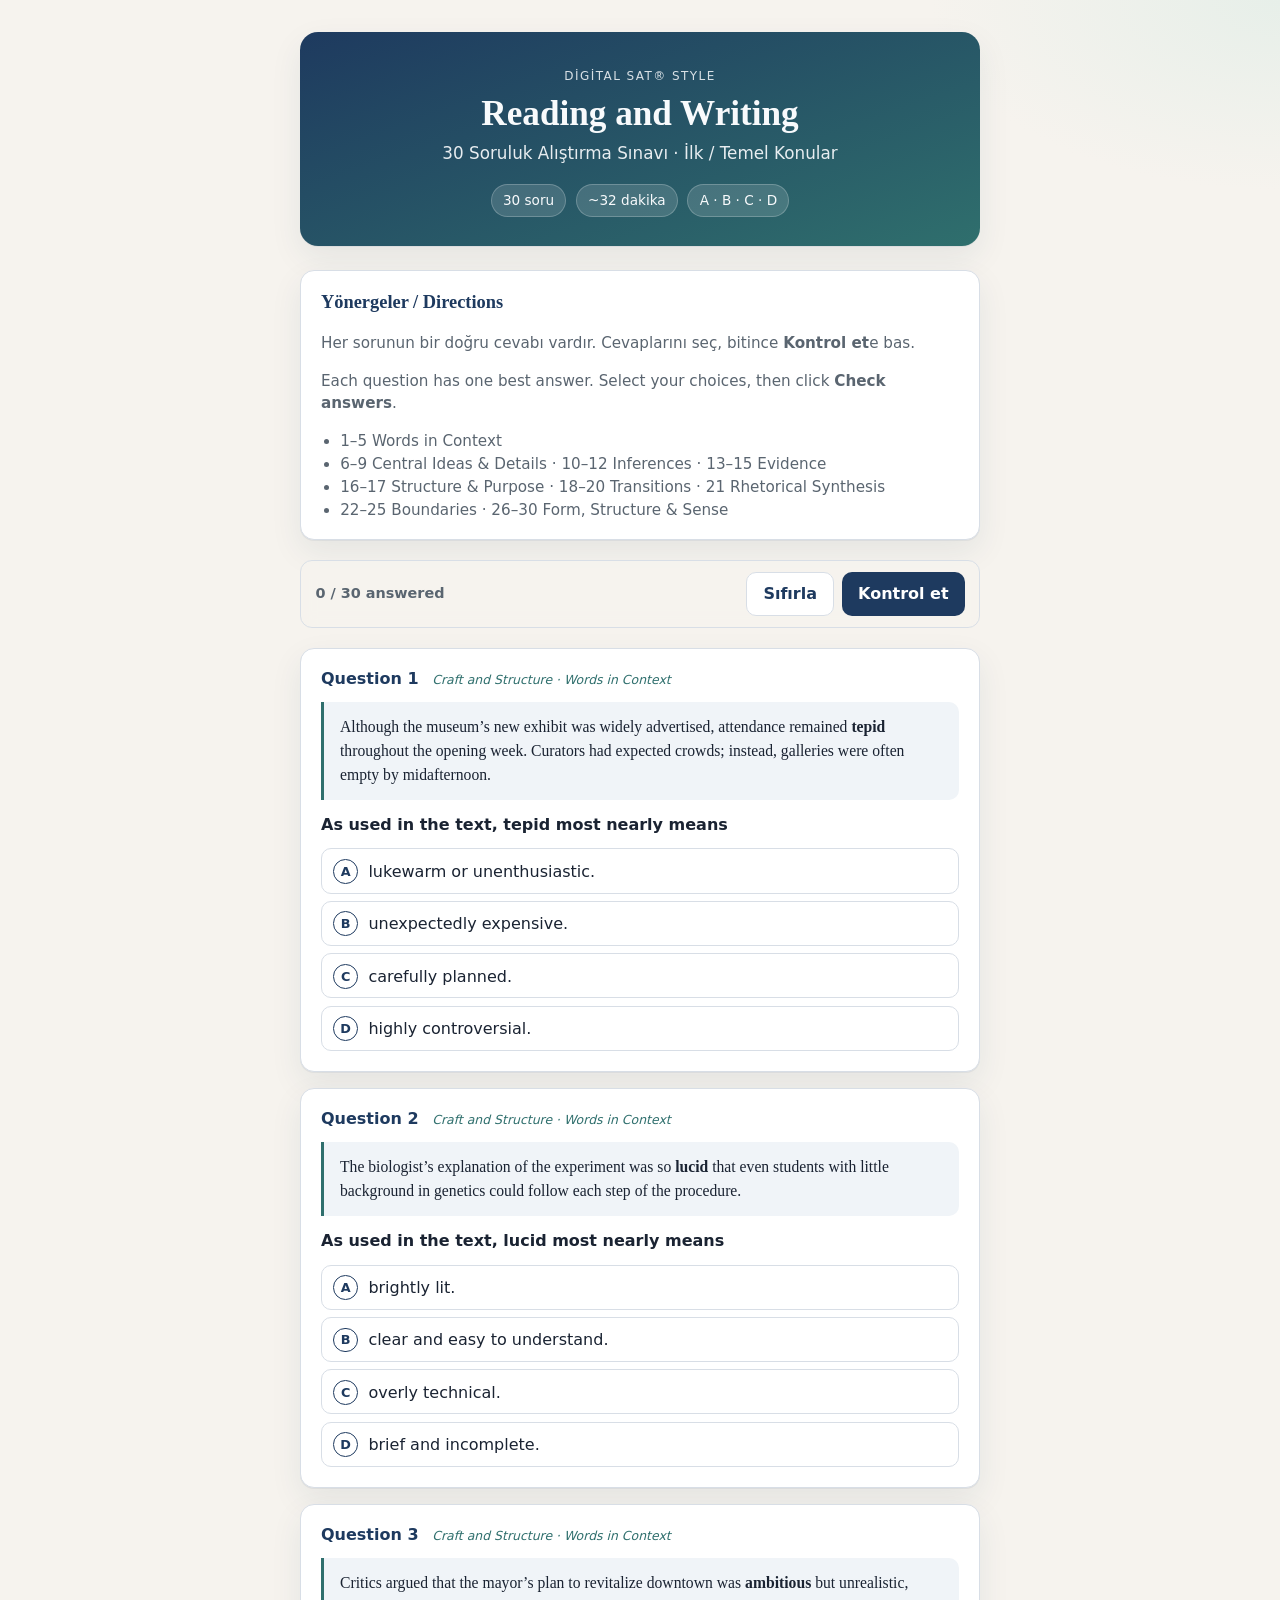
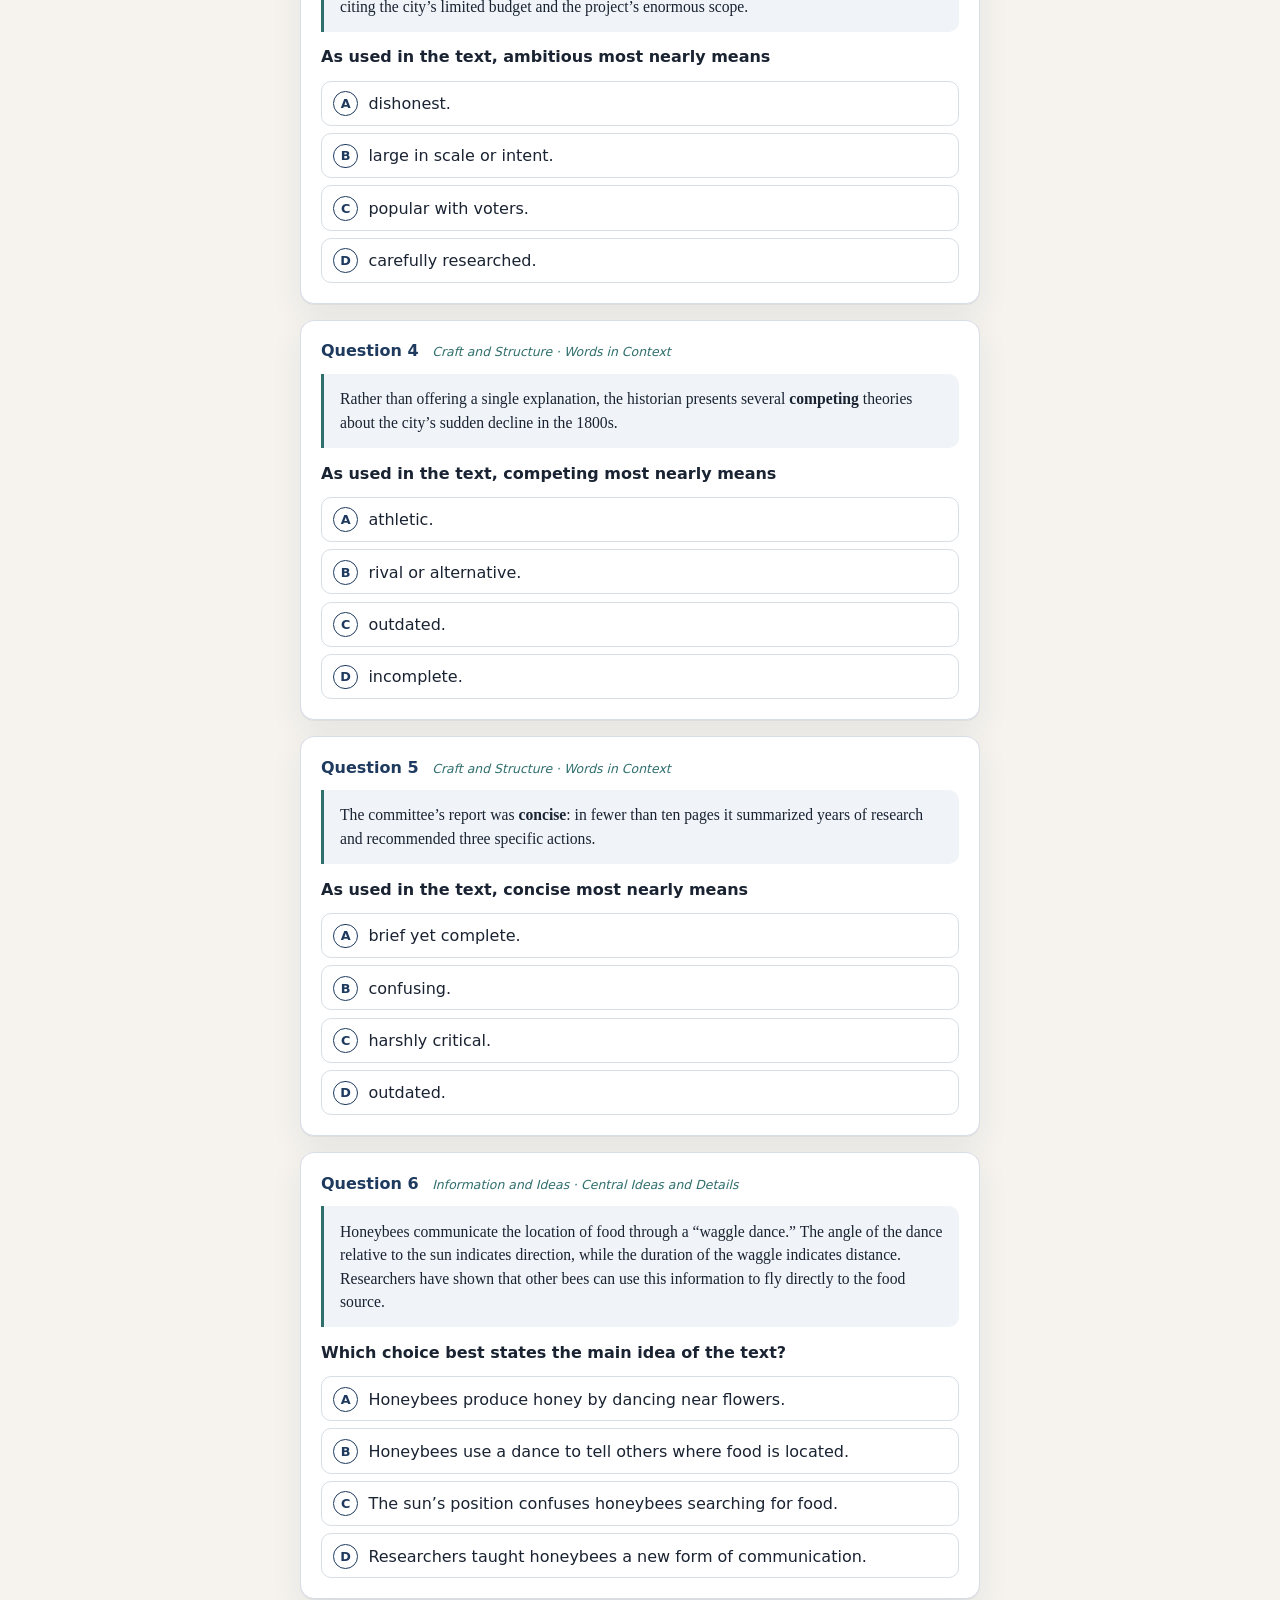
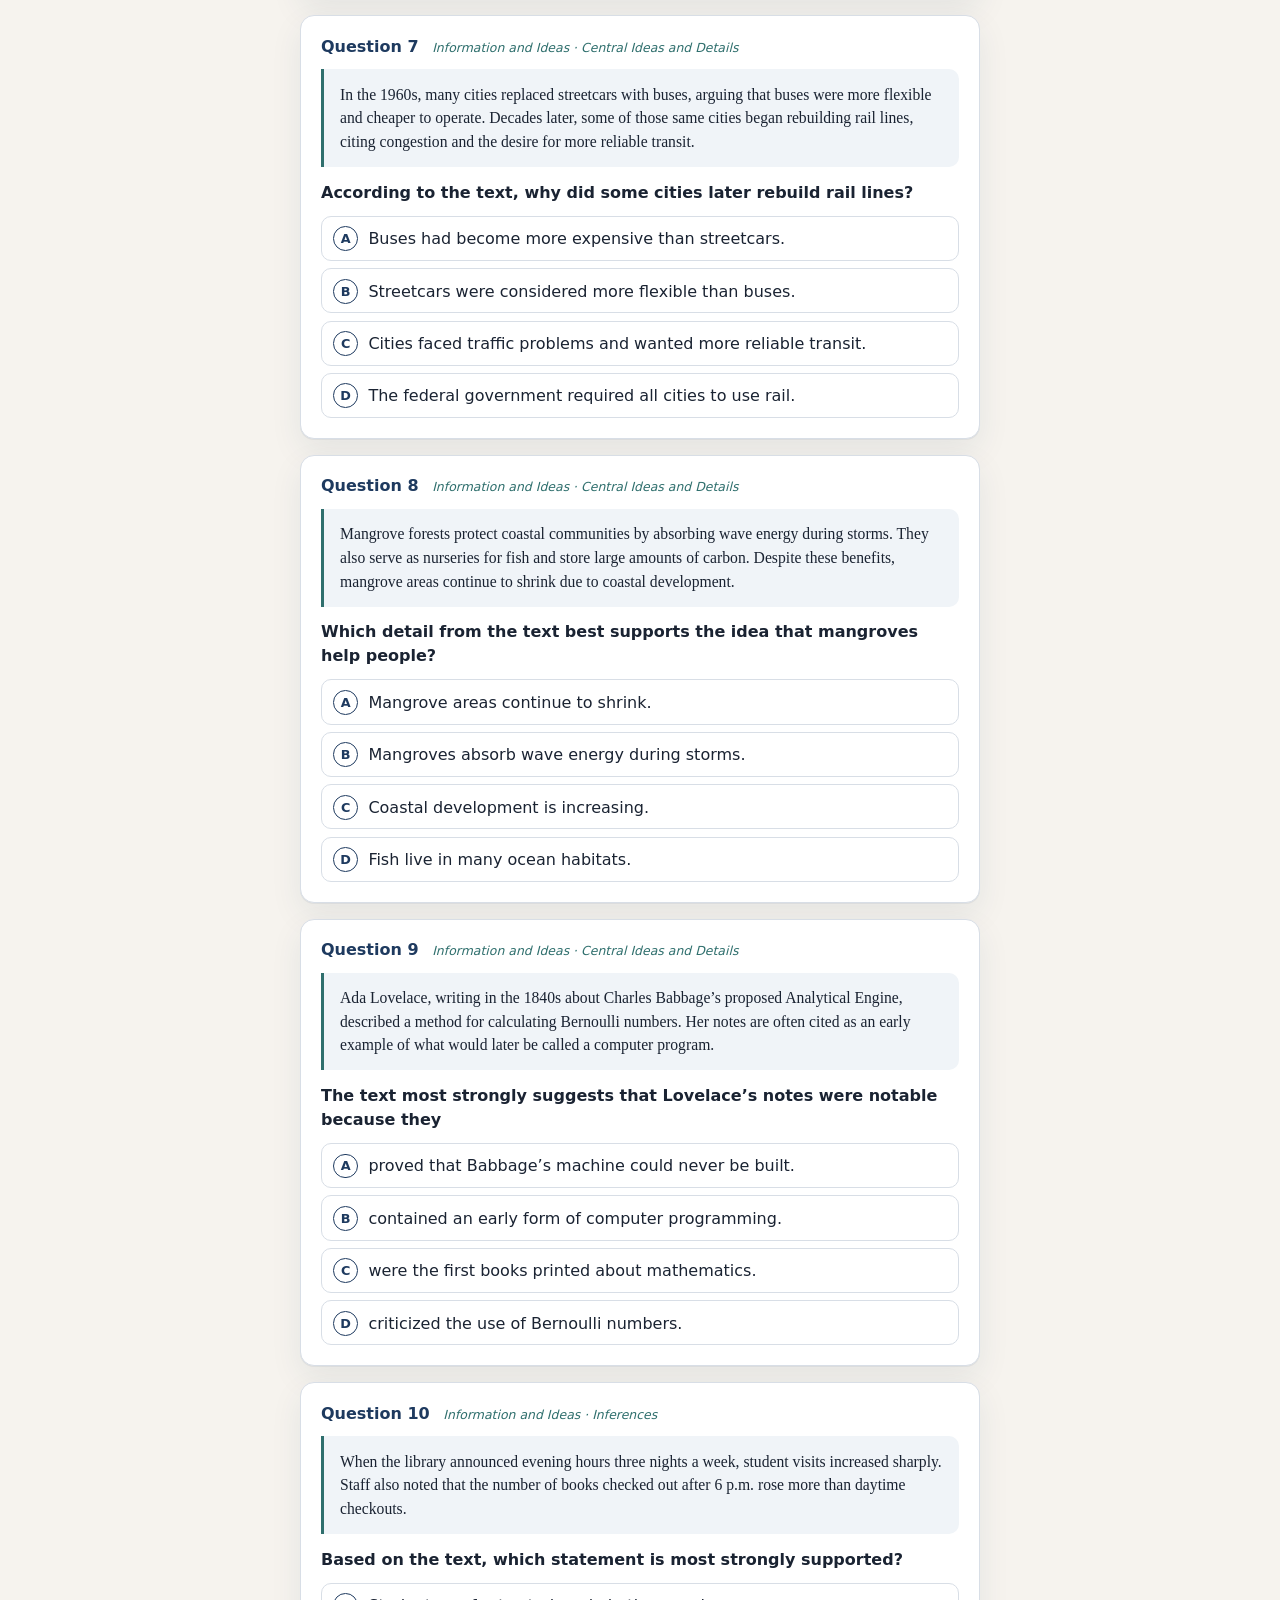
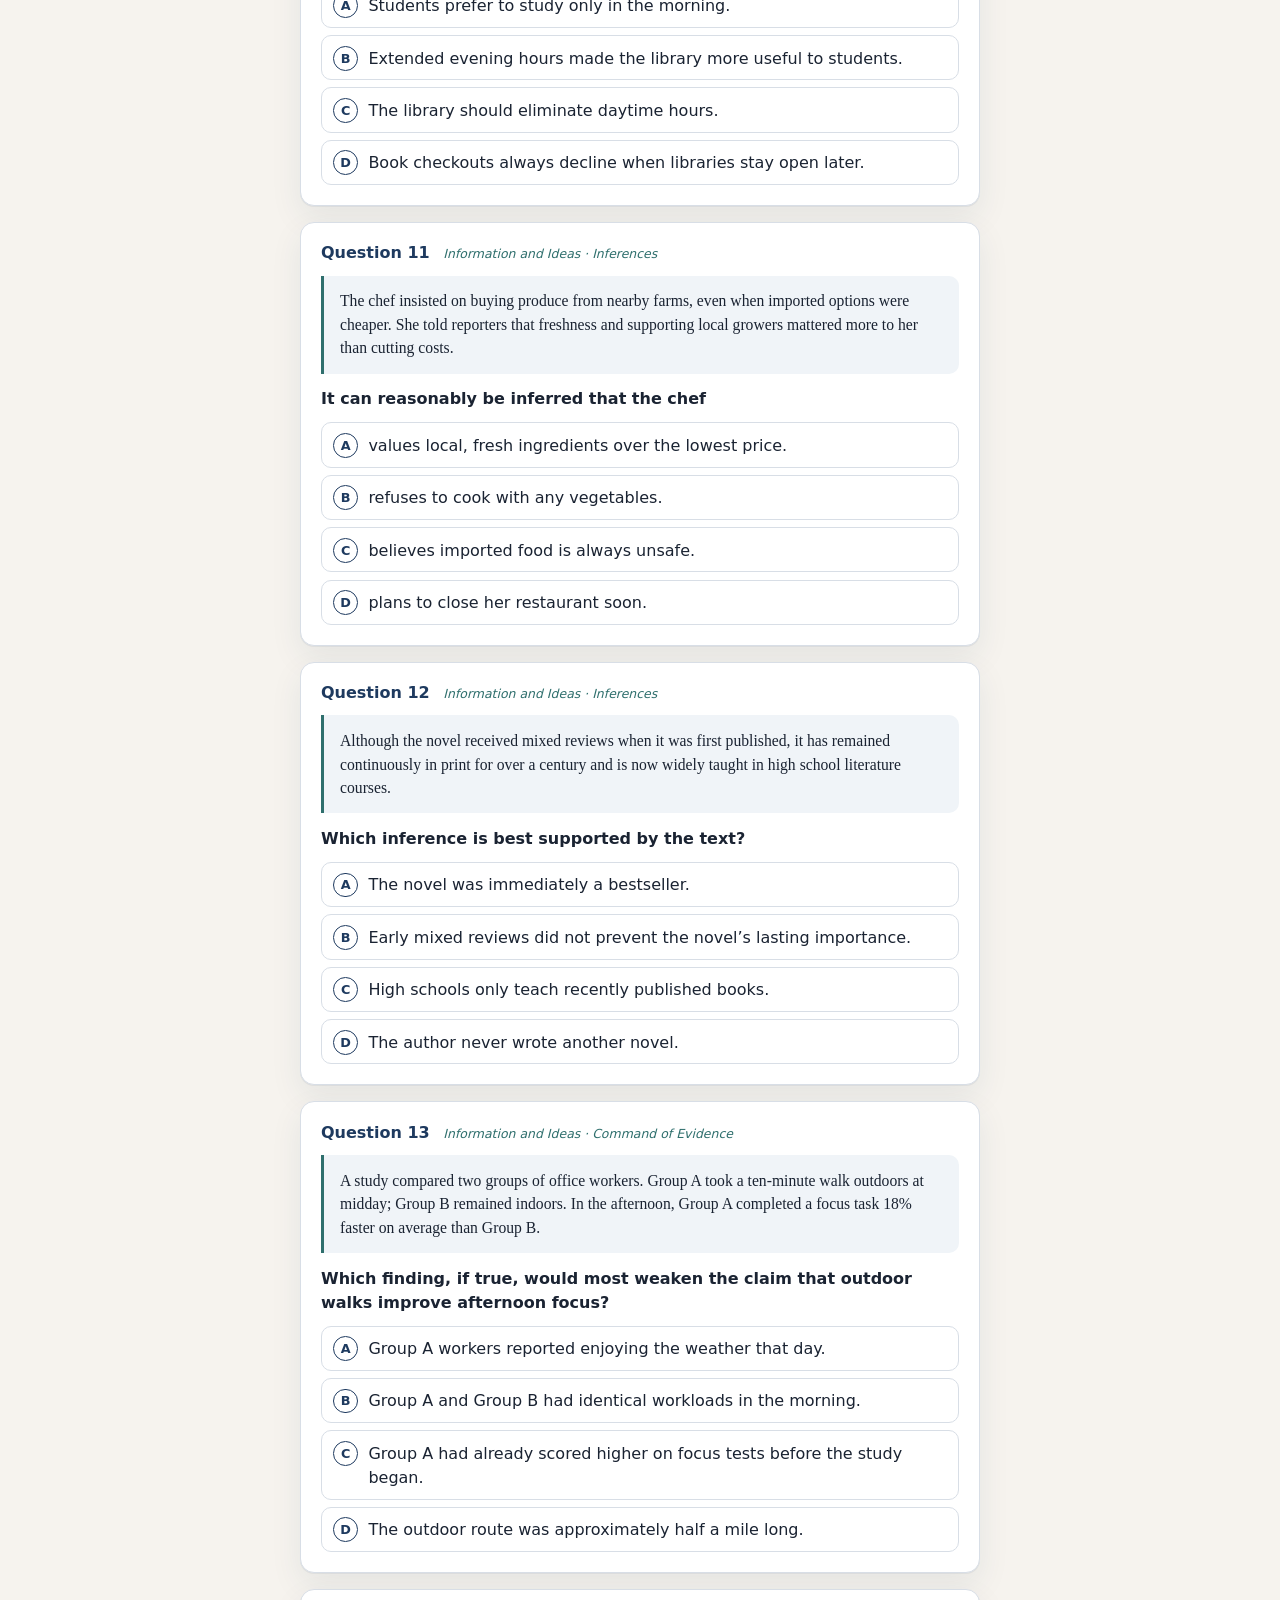
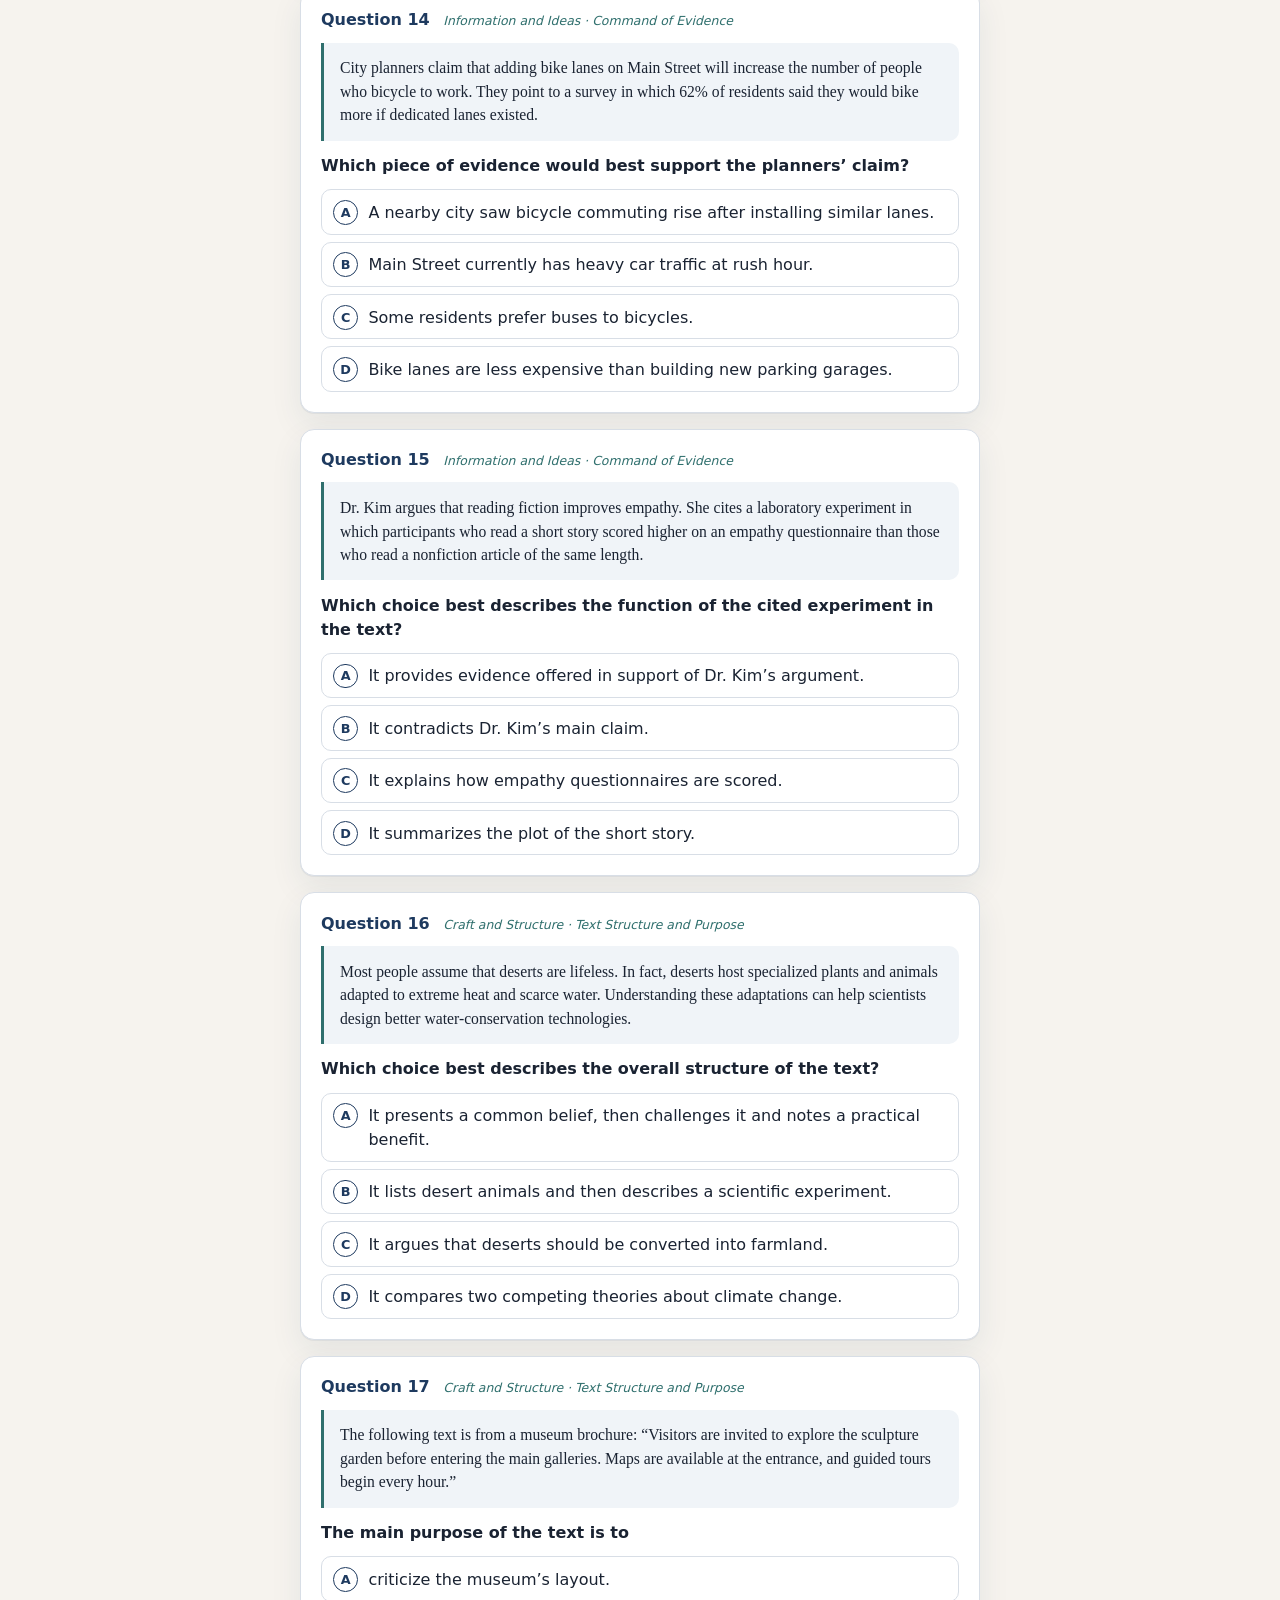
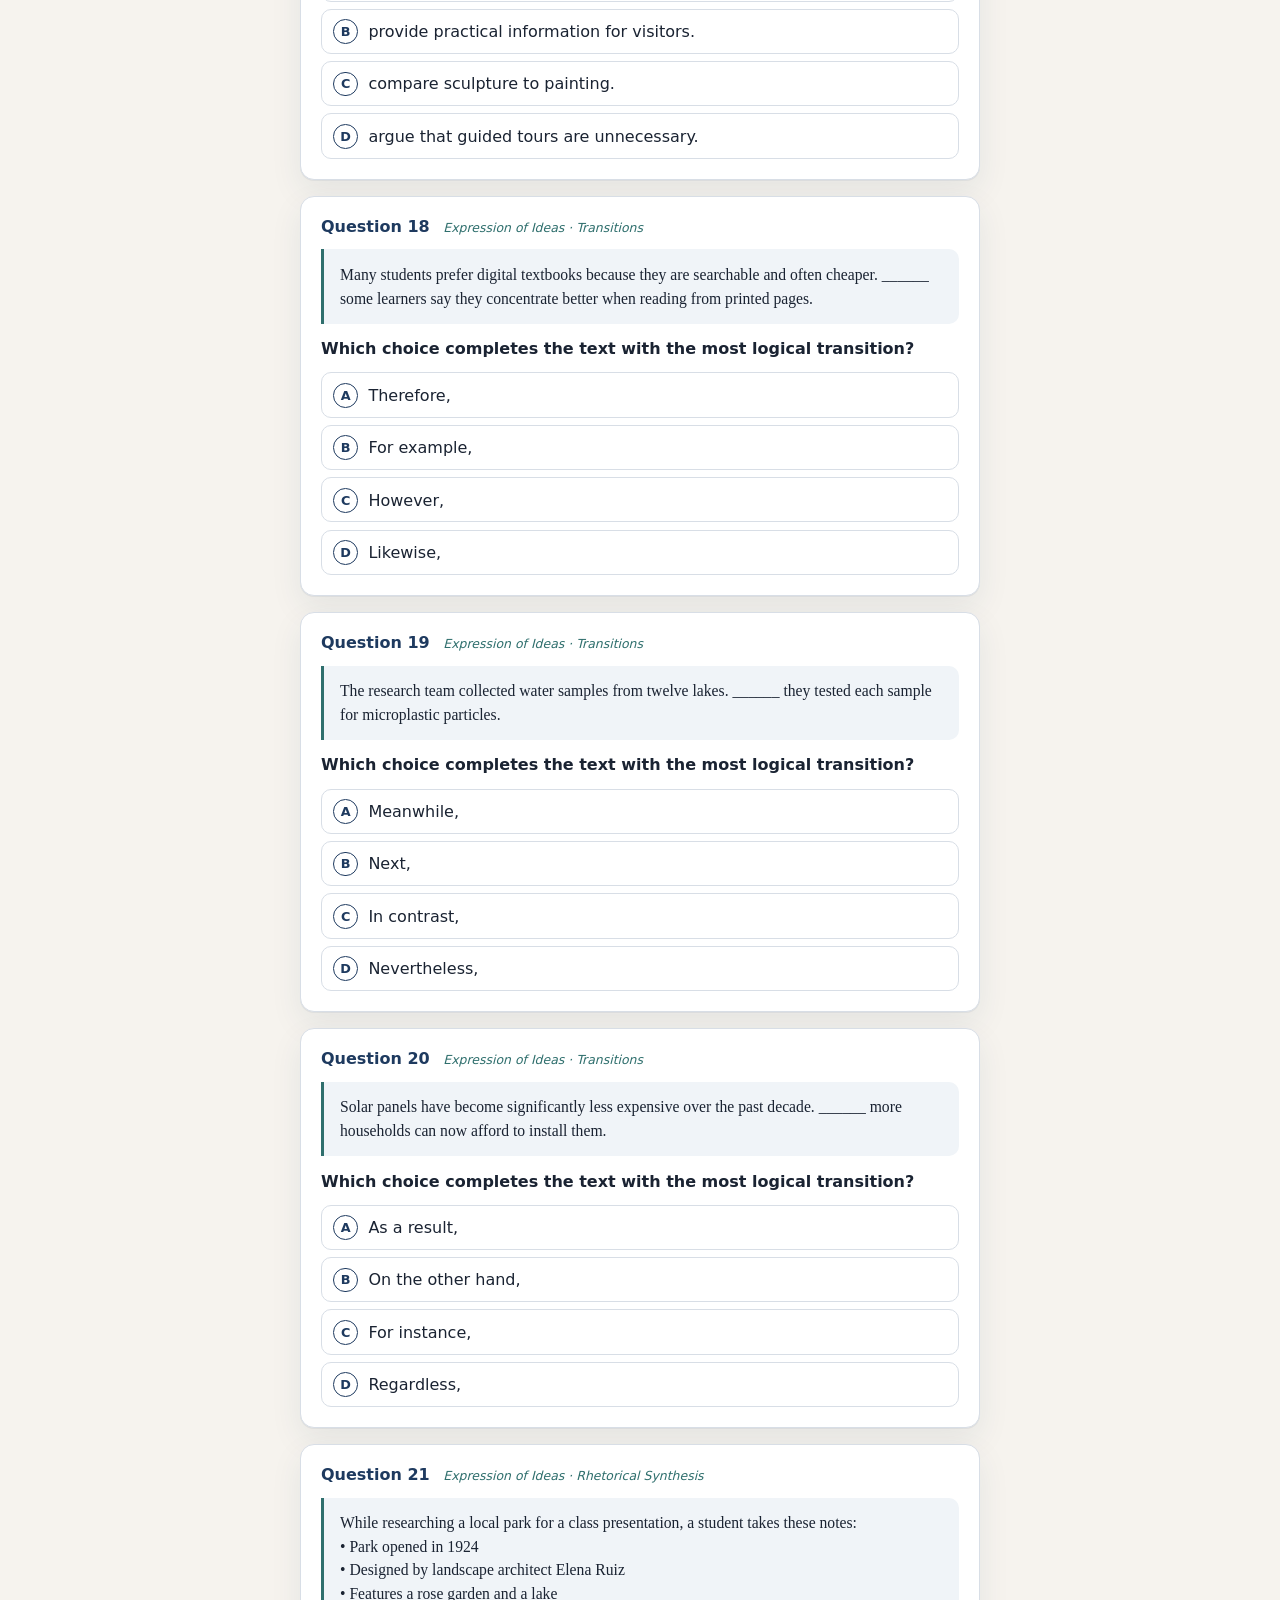
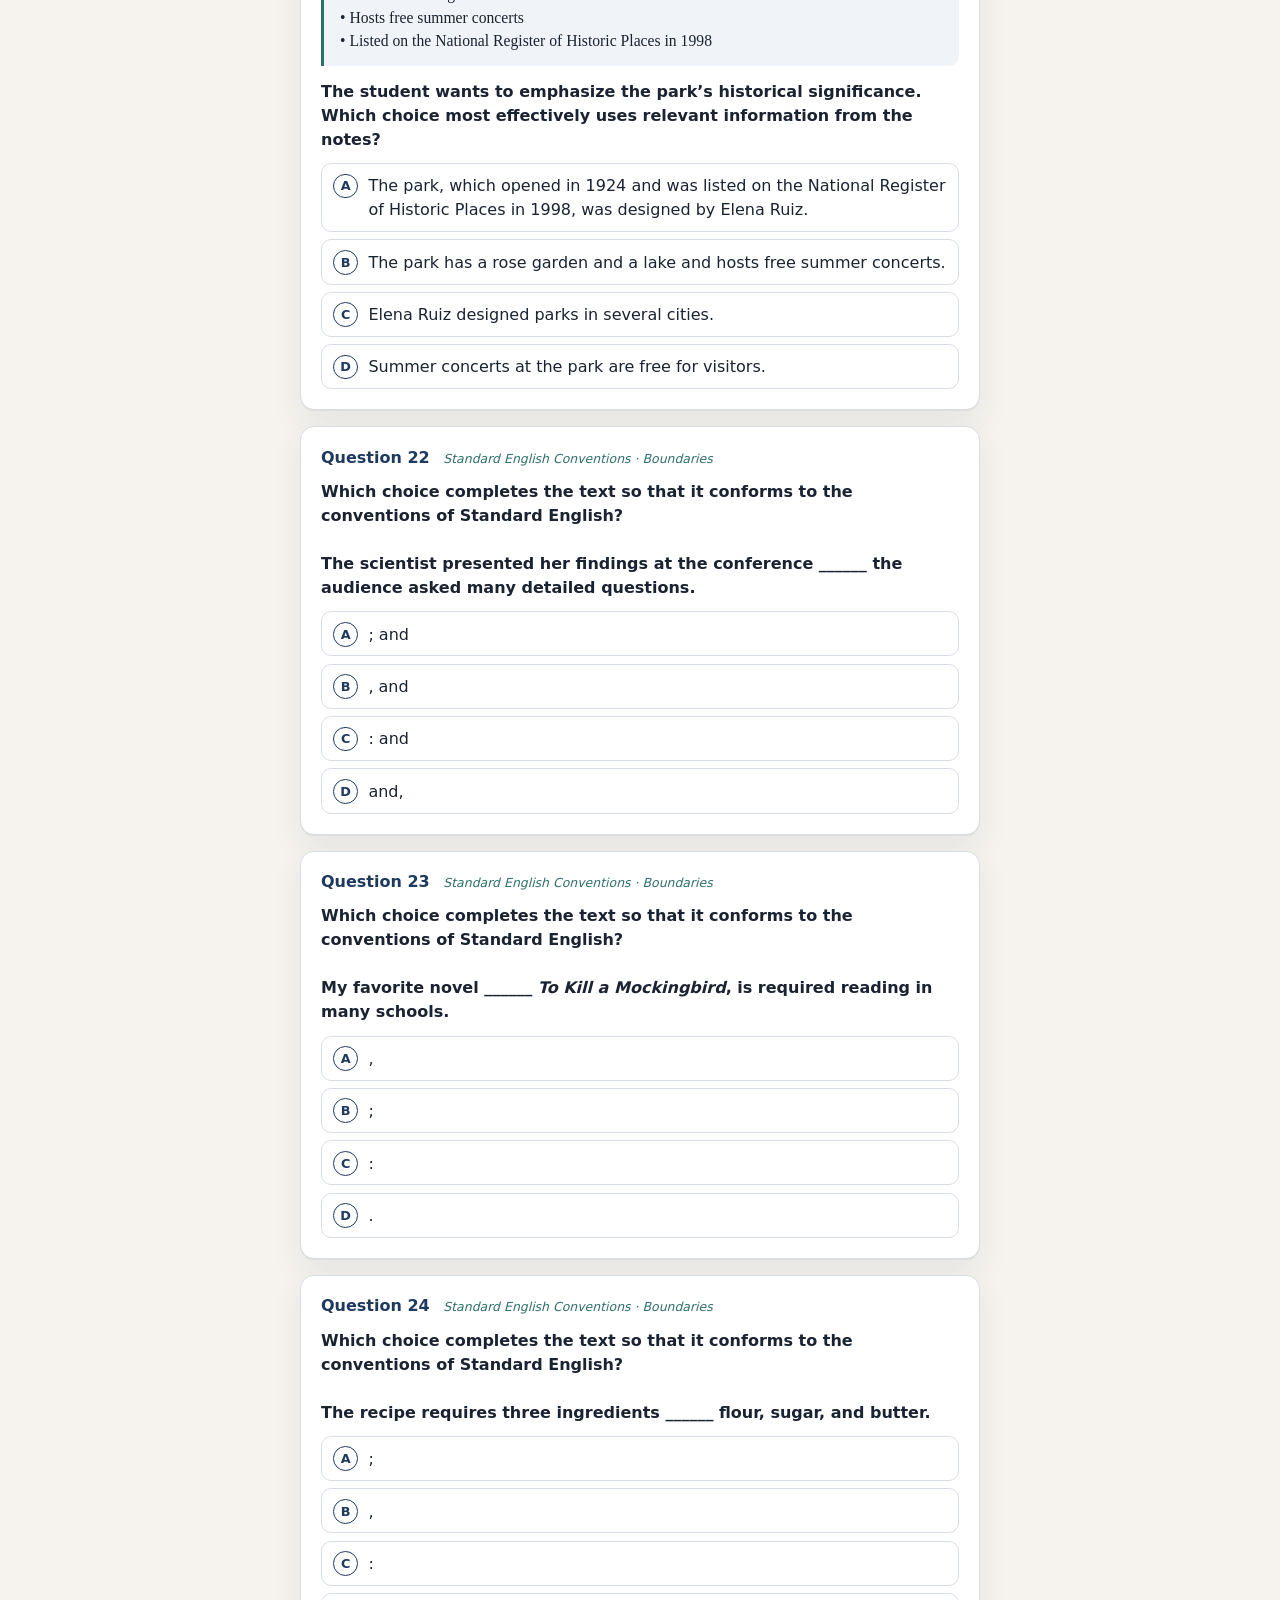
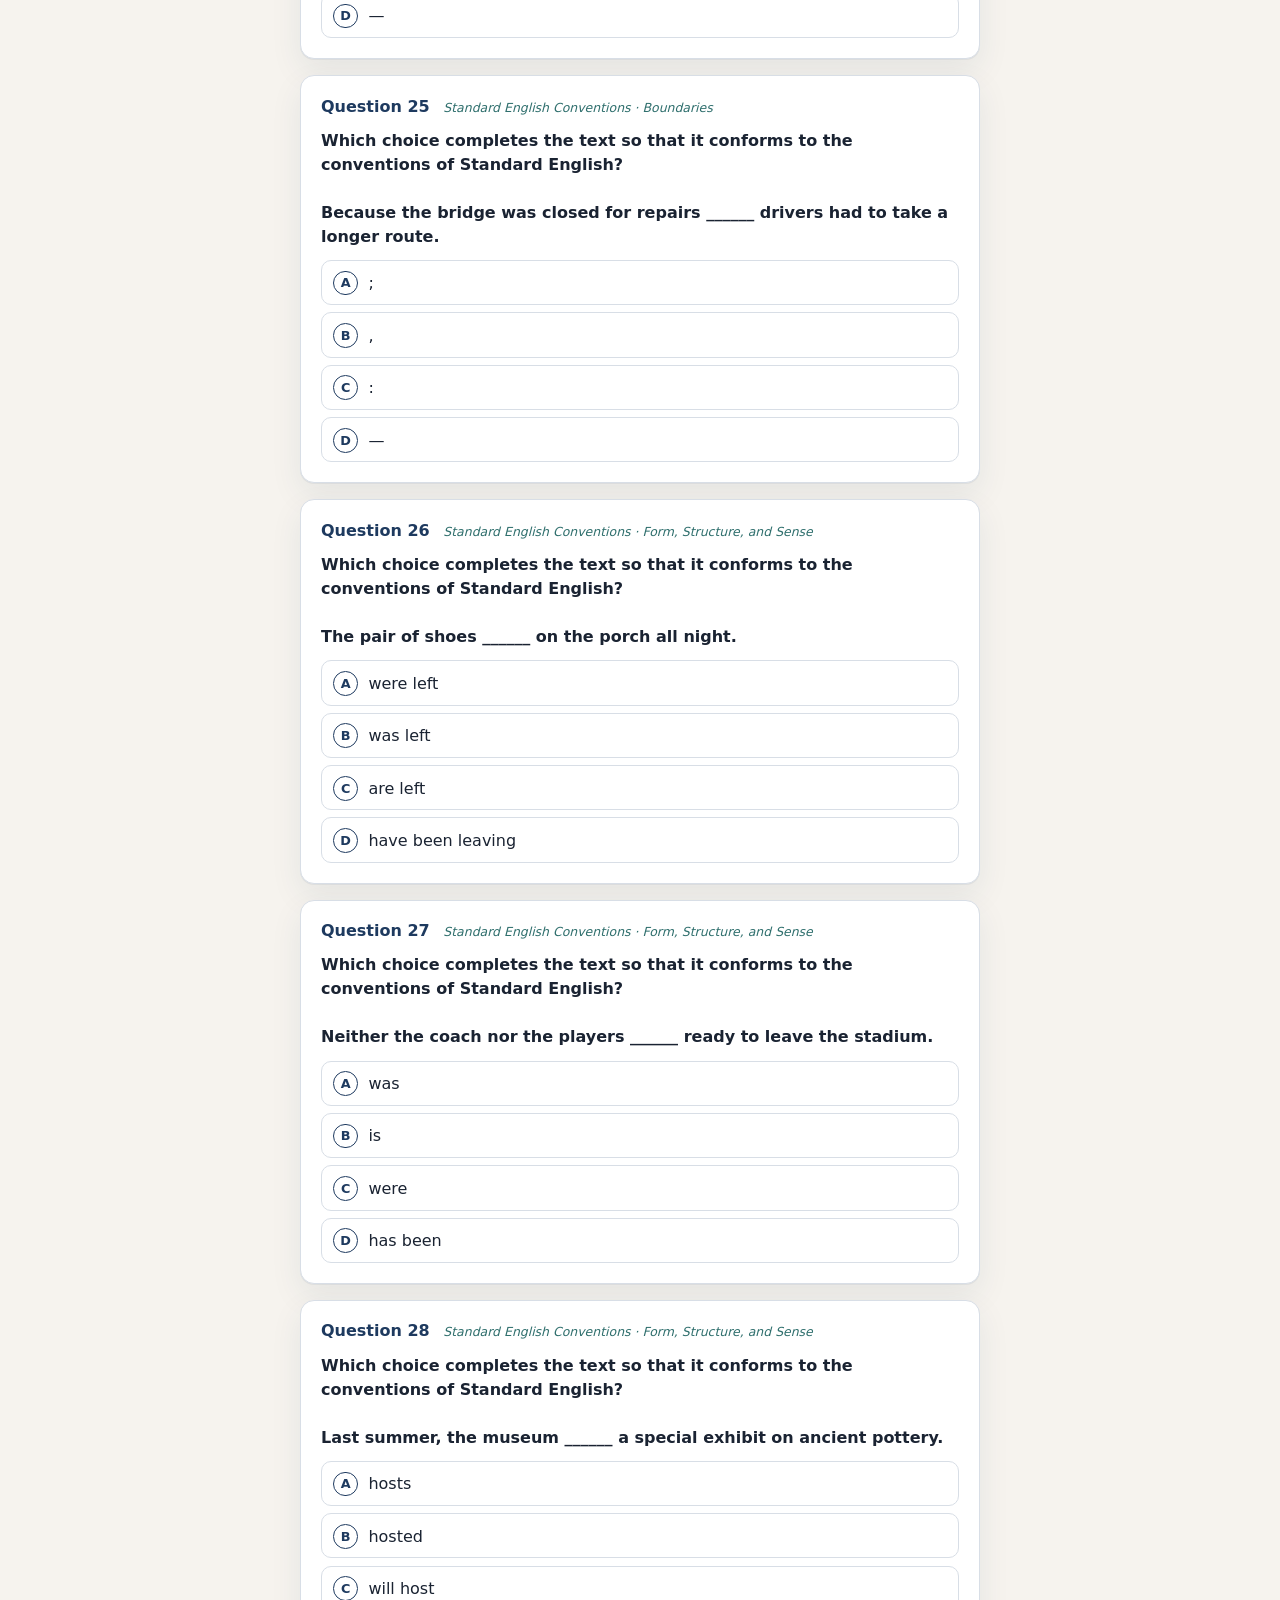
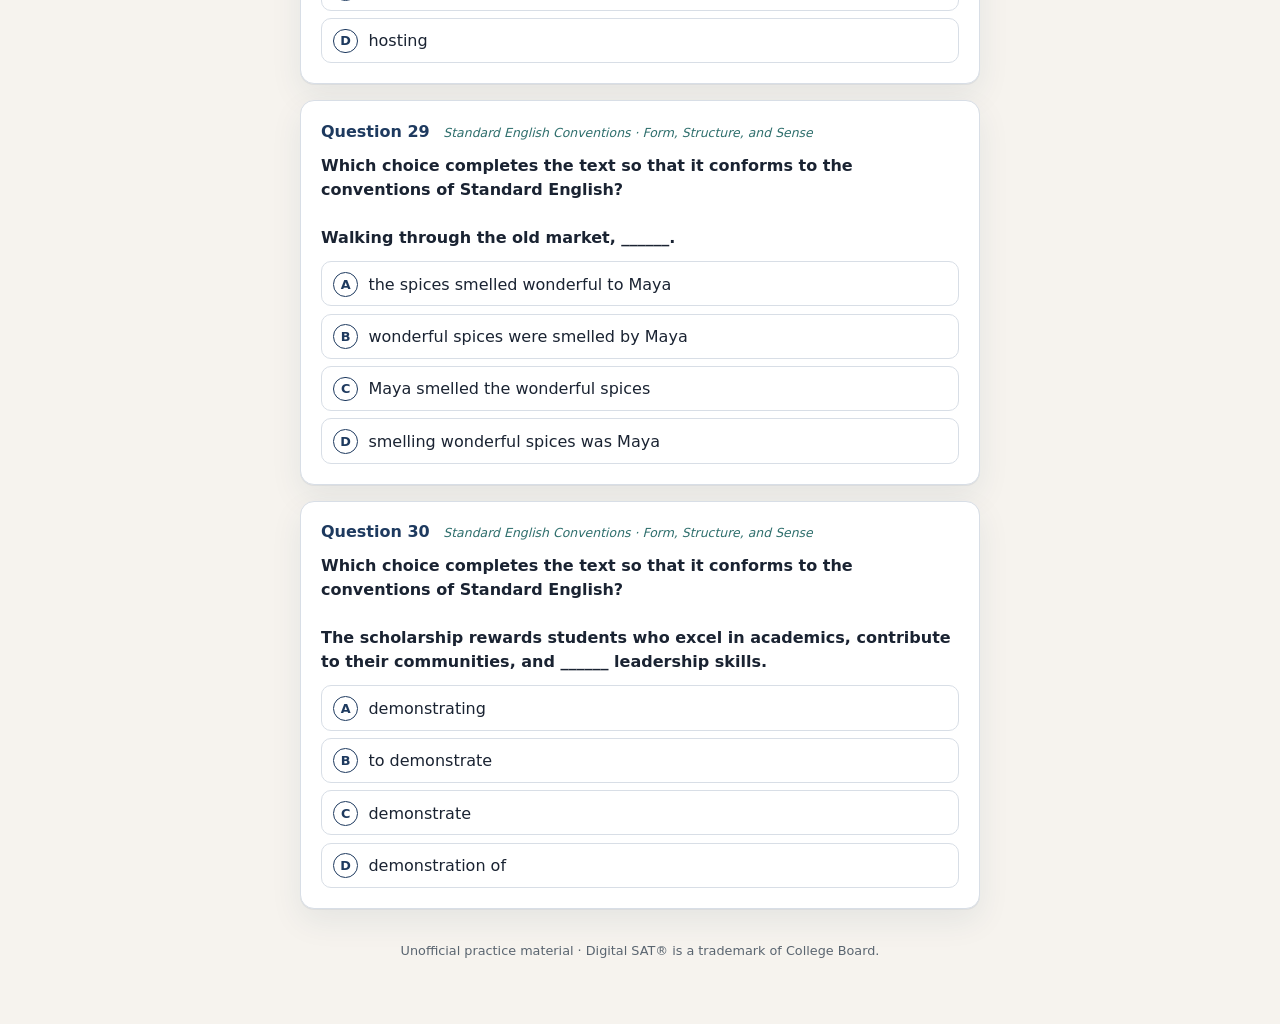
<file: index.html>
<!DOCTYPE html>
<html lang="tr">
<head>
<meta charset="UTF-8">
<meta name="viewport" content="width=device-width, initial-scale=1">
<title>SAT Reading &amp; Writing Practice Test — 30 Questions</title>
<style>
:root {
  --ink: #1a2332;
  --muted: #5a6570;
  --line: #d8dee6;
  --paper: #f6f3ee;
  --card: #ffffff;
  --navy: #1e3a5f;
  --teal: #2f6f6d;
  --ok: #166534;
  --ok-bg: #dcfce7;
  --bad: #991b1b;
  --bad-bg: #fee2e2;
  --shadow: 0 1px 0 rgba(30,58,95,.06), 0 12px 32px rgba(30,58,95,.08);
}
* { box-sizing: border-box; }
body {
  margin: 0;
  font-family: system-ui, -apple-system, "Segoe UI", Roboto, Arial, sans-serif;
  color: var(--ink);
  background:
    radial-gradient(900px 420px at 10% -10%, #dfe9f2 0%, transparent 55%),
    radial-gradient(700px 380px at 100% 0%, #e7efe9 0%, transparent 50%),
    var(--paper);
  line-height: 1.5;
}
.wrap {
  max-width: 720px;
  margin: 0 auto;
  padding: 2rem 1.25rem 4rem;
}
header.hero {
  text-align: center;
  padding: 2.2rem 1.5rem 1.8rem;
  background: linear-gradient(160deg, #1e3a5f 0%, #2f6f6d 100%);
  color: #f8fafc;
  border-radius: 18px;
  box-shadow: var(--shadow);
  margin-bottom: 1.5rem;
}
header.hero .eyebrow {
  letter-spacing: .12em;
  text-transform: uppercase;
  font-size: .75rem;
  opacity: .85;
  margin: 0 0 .5rem;
}
header.hero h1 {
  font-family: Georgia, "Times New Roman", Times, serif;
  font-weight: 600;
  font-size: clamp(1.6rem, 4vw, 2.2rem);
  margin: 0 0 .35rem;
  line-height: 1.2;
}
header.hero .sub {
  margin: 0;
  opacity: .92;
  font-size: 1.05rem;
}
.meta {
  display: flex;
  flex-wrap: wrap;
  gap: .6rem;
  justify-content: center;
  margin-top: 1.1rem;
}
.meta span {
  background: rgba(255,255,255,.14);
  border: 1px solid rgba(255,255,255,.22);
  padding: .35rem .7rem;
  border-radius: 999px;
  font-size: .85rem;
}
.panel {
  background: var(--card);
  border: 1px solid var(--line);
  border-radius: 14px;
  padding: 1.1rem 1.25rem;
  margin-bottom: 1.25rem;
  box-shadow: var(--shadow);
}
.panel h2 {
  font-family: Georgia, "Times New Roman", Times, serif;
  font-size: 1.15rem;
  margin: 0 0 .6rem;
  color: var(--navy);
}
.panel p, .panel li { color: var(--muted); font-size: .95rem; }
.panel ul { margin: .4rem 0 0; padding-left: 1.2rem; }
.toolbar {
  position: sticky;
  top: 0;
  z-index: 10;
  display: flex;
  flex-wrap: wrap;
  gap: .6rem;
  align-items: center;
  justify-content: space-between;
  background: rgba(246,243,238,.92);
  backdrop-filter: blur(8px);
  border: 1px solid var(--line);
  border-radius: 12px;
  padding: .7rem .9rem;
  margin-bottom: 1.25rem;
}
.progress {
  font-size: .9rem;
  color: var(--muted);
  font-weight: 600;
}
.btn {
  appearance: none;
  border: none;
  cursor: pointer;
  font: inherit;
  font-weight: 700;
  border-radius: 10px;
  padding: .55rem 1rem;
  background: var(--navy);
  color: white;
}
.btn:hover { filter: brightness(1.08); }
.btn.secondary {
  background: white;
  color: var(--navy);
  border: 1px solid var(--line);
}
.question {
  background: var(--card);
  border: 1px solid var(--line);
  border-radius: 14px;
  padding: 1.15rem 1.25rem 1.25rem;
  margin-bottom: 1rem;
  box-shadow: var(--shadow);
}
.question.correct { border-color: #86efac; }
.question.wrong { border-color: #fca5a5; }
.q-head {
  display: flex;
  flex-wrap: wrap;
  gap: .5rem .85rem;
  align-items: baseline;
  margin-bottom: .65rem;
}
.q-num { font-weight: 700; color: var(--navy); }
.topic {
  font-size: .78rem;
  color: var(--teal);
  font-style: italic;
}
.passage {
  font-family: Georgia, "Times New Roman", Times, serif;
  background: #f0f4f8;
  border-left: 3px solid var(--teal);
  padding: .85rem 1rem;
  margin: 0 0 .85rem;
  border-radius: 0 10px 10px 0;
  font-size: .98rem;
}
.stem { margin: 0 0 .7rem; font-weight: 600; }
.choices { display: grid; gap: .45rem; }
.choice {
  display: flex;
  gap: .65rem;
  align-items: flex-start;
  padding: .55rem .7rem;
  border: 1px solid var(--line);
  border-radius: 10px;
  cursor: pointer;
  background: #fff;
}
.choice:hover { border-color: #9db4cc; background: #f8fafc; }
.choice:has(input:checked) {
  border-color: var(--teal);
  background: #eef6f5;
}
.choice input { position: absolute; opacity: 0; pointer-events: none; }
.bubble {
  flex: 0 0 1.55rem;
  width: 1.55rem;
  height: 1.55rem;
  border-radius: 50%;
  border: 1.5px solid var(--navy);
  display: grid;
  place-items: center;
  font-size: .8rem;
  font-weight: 700;
  color: var(--navy);
  margin-top: .05rem;
}
.choice:has(input:checked) .bubble {
  background: var(--teal);
  border-color: var(--teal);
  color: white;
}
.choice-text { flex: 1; padding-top: .1rem; }
.feedback {
  margin-top: .85rem;
  padding: .7rem .85rem;
  border-radius: 10px;
  font-size: .92rem;
}
.feedback.ok { background: var(--ok-bg); color: var(--ok); }
.feedback.bad { background: var(--bad-bg); color: var(--bad); }
#results { display: none; text-align: center; }
#results.show { display: block; }
#results .score {
  font-family: Georgia, "Times New Roman", Times, serif;
  font-size: 2.4rem;
  font-weight: 600;
  color: var(--navy);
  margin: .2rem 0;
}
footer.note {
  margin-top: 2rem;
  text-align: center;
  font-size: .8rem;
  color: var(--muted);
}
@media print {
  body { background: white; }
  .toolbar, .btn, header.hero .meta { display: none !important; }
  .question { break-inside: avoid; box-shadow: none; }
}
</style>
</head>
<body>
  <div class="wrap">
    <header class="hero">
      <p class="eyebrow">Digital SAT® Style</p>
      <h1>Reading and Writing</h1>
      <p class="sub">30 Soruluk Alıştırma Sınavı · İlk / Temel Konular</p>
      <div class="meta">
        <span>30 soru</span>
        <span>~32 dakika</span>
        <span>A · B · C · D</span>
      </div>
    </header>

    <section class="panel">
      <h2>Yönergeler / Directions</h2>
      <p>Her sorunun bir doğru cevabı vardır. Cevaplarını seç, bitince <strong>Kontrol et</strong>e bas.</p>
      <p>Each question has one best answer. Select your choices, then click <strong>Check answers</strong>.</p>
      <ul>
        <li>1–5 Words in Context</li>
        <li>6–9 Central Ideas &amp; Details · 10–12 Inferences · 13–15 Evidence</li>
        <li>16–17 Structure &amp; Purpose · 18–20 Transitions · 21 Rhetorical Synthesis</li>
        <li>22–25 Boundaries · 26–30 Form, Structure &amp; Sense</li>
      </ul>
    </section>

    <div class="toolbar">
      <div class="progress"><span id="answered">0</span> / 30 answered</div>
      <div style="display:flex;gap:.5rem;flex-wrap:wrap">
        <button type="button" class="btn secondary" id="resetBtn">Sıfırla</button>
        <button type="button" class="btn" id="checkBtn">Kontrol et</button>
      </div>
    </div>

    <form id="testForm">

    <article class="question" data-num="1" data-answer="A" data-explain="Context of empty galleries and unmet expectations points to weak/unenthusiastic attendance.">
      <div class="q-head">
        <span class="q-num">Question 1</span>
        <span class="topic">Craft and Structure · Words in Context</span>
      </div>
      <div class="passage">Although the museum’s new exhibit was widely advertised, attendance remained <b>tepid</b> throughout the opening week. Curators had expected crowds; instead, galleries were often empty by midafternoon.</div>
      <p class="stem">As used in the text, <b>tepid</b> most nearly means</p>
      <div class="choices"><label class="choice"><input type="radio" name="q1" value="A"><span class="bubble">A</span><span class="choice-text">lukewarm or unenthusiastic.</span></label><label class="choice"><input type="radio" name="q1" value="B"><span class="bubble">B</span><span class="choice-text">unexpectedly expensive.</span></label><label class="choice"><input type="radio" name="q1" value="C"><span class="bubble">C</span><span class="choice-text">carefully planned.</span></label><label class="choice"><input type="radio" name="q1" value="D"><span class="bubble">D</span><span class="choice-text">highly controversial.</span></label></div>
      <div class="feedback" hidden></div>
    </article>
    <article class="question" data-num="2" data-answer="B" data-explain="Students with little background could follow — so lucid = clear.">
      <div class="q-head">
        <span class="q-num">Question 2</span>
        <span class="topic">Craft and Structure · Words in Context</span>
      </div>
      <div class="passage">The biologist’s explanation of the experiment was so <b>lucid</b> that even students with little background in genetics could follow each step of the procedure.</div>
      <p class="stem">As used in the text, <b>lucid</b> most nearly means</p>
      <div class="choices"><label class="choice"><input type="radio" name="q2" value="A"><span class="bubble">A</span><span class="choice-text">brightly lit.</span></label><label class="choice"><input type="radio" name="q2" value="B"><span class="bubble">B</span><span class="choice-text">clear and easy to understand.</span></label><label class="choice"><input type="radio" name="q2" value="C"><span class="bubble">C</span><span class="choice-text">overly technical.</span></label><label class="choice"><input type="radio" name="q2" value="D"><span class="bubble">D</span><span class="choice-text">brief and incomplete.</span></label></div>
      <div class="feedback" hidden></div>
    </article>
    <article class="question" data-num="3" data-answer="B" data-explain="Paired with “enormous scope,” ambitious means large in scale/intent.">
      <div class="q-head">
        <span class="q-num">Question 3</span>
        <span class="topic">Craft and Structure · Words in Context</span>
      </div>
      <div class="passage">Critics argued that the mayor’s plan to revitalize downtown was <b>ambitious</b> but unrealistic, citing the city’s limited budget and the project’s enormous scope.</div>
      <p class="stem">As used in the text, <b>ambitious</b> most nearly means</p>
      <div class="choices"><label class="choice"><input type="radio" name="q3" value="A"><span class="bubble">A</span><span class="choice-text">dishonest.</span></label><label class="choice"><input type="radio" name="q3" value="B"><span class="bubble">B</span><span class="choice-text">large in scale or intent.</span></label><label class="choice"><input type="radio" name="q3" value="C"><span class="bubble">C</span><span class="choice-text">popular with voters.</span></label><label class="choice"><input type="radio" name="q3" value="D"><span class="bubble">D</span><span class="choice-text">carefully researched.</span></label></div>
      <div class="feedback" hidden></div>
    </article>
    <article class="question" data-num="4" data-answer="B" data-explain="Several theories that vie as explanations = rival/alternative.">
      <div class="q-head">
        <span class="q-num">Question 4</span>
        <span class="topic">Craft and Structure · Words in Context</span>
      </div>
      <div class="passage">Rather than offering a single explanation, the historian presents several <b>competing</b> theories about the city’s sudden decline in the 1800s.</div>
      <p class="stem">As used in the text, <b>competing</b> most nearly means</p>
      <div class="choices"><label class="choice"><input type="radio" name="q4" value="A"><span class="bubble">A</span><span class="choice-text">athletic.</span></label><label class="choice"><input type="radio" name="q4" value="B"><span class="bubble">B</span><span class="choice-text">rival or alternative.</span></label><label class="choice"><input type="radio" name="q4" value="C"><span class="bubble">C</span><span class="choice-text">outdated.</span></label><label class="choice"><input type="radio" name="q4" value="D"><span class="bubble">D</span><span class="choice-text">incomplete.</span></label></div>
      <div class="feedback" hidden></div>
    </article>
    <article class="question" data-num="5" data-answer="A" data-explain="Few pages covering years of research = brief yet complete.">
      <div class="q-head">
        <span class="q-num">Question 5</span>
        <span class="topic">Craft and Structure · Words in Context</span>
      </div>
      <div class="passage">The committee’s report was <b>concise</b>: in fewer than ten pages it summarized years of research and recommended three specific actions.</div>
      <p class="stem">As used in the text, <b>concise</b> most nearly means</p>
      <div class="choices"><label class="choice"><input type="radio" name="q5" value="A"><span class="bubble">A</span><span class="choice-text">brief yet complete.</span></label><label class="choice"><input type="radio" name="q5" value="B"><span class="bubble">B</span><span class="choice-text">confusing.</span></label><label class="choice"><input type="radio" name="q5" value="C"><span class="bubble">C</span><span class="choice-text">harshly critical.</span></label><label class="choice"><input type="radio" name="q5" value="D"><span class="bubble">D</span><span class="choice-text">outdated.</span></label></div>
      <div class="feedback" hidden></div>
    </article>
    <article class="question" data-num="6" data-answer="B" data-explain="The whole passage explains how the waggle dance conveys food location.">
      <div class="q-head">
        <span class="q-num">Question 6</span>
        <span class="topic">Information and Ideas · Central Ideas and Details</span>
      </div>
      <div class="passage">Honeybees communicate the location of food through a “waggle dance.” The angle of the dance relative to the sun indicates direction, while the duration of the waggle indicates distance. Researchers have shown that other bees can use this information to fly directly to the food source.</div>
      <p class="stem">Which choice best states the main idea of the text?</p>
      <div class="choices"><label class="choice"><input type="radio" name="q6" value="A"><span class="bubble">A</span><span class="choice-text">Honeybees produce honey by dancing near flowers.</span></label><label class="choice"><input type="radio" name="q6" value="B"><span class="bubble">B</span><span class="choice-text">Honeybees use a dance to tell others where food is located.</span></label><label class="choice"><input type="radio" name="q6" value="C"><span class="bubble">C</span><span class="choice-text">The sun’s position confuses honeybees searching for food.</span></label><label class="choice"><input type="radio" name="q6" value="D"><span class="bubble">D</span><span class="choice-text">Researchers taught honeybees a new form of communication.</span></label></div>
      <div class="feedback" hidden></div>
    </article>
    <article class="question" data-num="7" data-answer="C" data-explain="The text explicitly cites congestion and desire for reliable transit.">
      <div class="q-head">
        <span class="q-num">Question 7</span>
        <span class="topic">Information and Ideas · Central Ideas and Details</span>
      </div>
      <div class="passage">In the 1960s, many cities replaced streetcars with buses, arguing that buses were more flexible and cheaper to operate. Decades later, some of those same cities began rebuilding rail lines, citing congestion and the desire for more reliable transit.</div>
      <p class="stem">According to the text, why did some cities later rebuild rail lines?</p>
      <div class="choices"><label class="choice"><input type="radio" name="q7" value="A"><span class="bubble">A</span><span class="choice-text">Buses had become more expensive than streetcars.</span></label><label class="choice"><input type="radio" name="q7" value="B"><span class="bubble">B</span><span class="choice-text">Streetcars were considered more flexible than buses.</span></label><label class="choice"><input type="radio" name="q7" value="C"><span class="bubble">C</span><span class="choice-text">Cities faced traffic problems and wanted more reliable transit.</span></label><label class="choice"><input type="radio" name="q7" value="D"><span class="bubble">D</span><span class="choice-text">The federal government required all cities to use rail.</span></label></div>
      <div class="feedback" hidden></div>
    </article>
    <article class="question" data-num="8" data-answer="B" data-explain="Absorbing wave energy during storms directly protects communities.">
      <div class="q-head">
        <span class="q-num">Question 8</span>
        <span class="topic">Information and Ideas · Central Ideas and Details</span>
      </div>
      <div class="passage">Mangrove forests protect coastal communities by absorbing wave energy during storms. They also serve as nurseries for fish and store large amounts of carbon. Despite these benefits, mangrove areas continue to shrink due to coastal development.</div>
      <p class="stem">Which detail from the text best supports the idea that mangroves help people?</p>
      <div class="choices"><label class="choice"><input type="radio" name="q8" value="A"><span class="bubble">A</span><span class="choice-text">Mangrove areas continue to shrink.</span></label><label class="choice"><input type="radio" name="q8" value="B"><span class="bubble">B</span><span class="choice-text">Mangroves absorb wave energy during storms.</span></label><label class="choice"><input type="radio" name="q8" value="C"><span class="bubble">C</span><span class="choice-text">Coastal development is increasing.</span></label><label class="choice"><input type="radio" name="q8" value="D"><span class="bubble">D</span><span class="choice-text">Fish live in many ocean habitats.</span></label></div>
      <div class="feedback" hidden></div>
    </article>
    <article class="question" data-num="9" data-answer="B" data-explain="The text says her notes are cited as an early computer program.">
      <div class="q-head">
        <span class="q-num">Question 9</span>
        <span class="topic">Information and Ideas · Central Ideas and Details</span>
      </div>
      <div class="passage">Ada Lovelace, writing in the 1840s about Charles Babbage’s proposed Analytical Engine, described a method for calculating Bernoulli numbers. Her notes are often cited as an early example of what would later be called a computer program.</div>
      <p class="stem">The text most strongly suggests that Lovelace’s notes were notable because they</p>
      <div class="choices"><label class="choice"><input type="radio" name="q9" value="A"><span class="bubble">A</span><span class="choice-text">proved that Babbage’s machine could never be built.</span></label><label class="choice"><input type="radio" name="q9" value="B"><span class="bubble">B</span><span class="choice-text">contained an early form of computer programming.</span></label><label class="choice"><input type="radio" name="q9" value="C"><span class="bubble">C</span><span class="choice-text">were the first books printed about mathematics.</span></label><label class="choice"><input type="radio" name="q9" value="D"><span class="bubble">D</span><span class="choice-text">criticized the use of Bernoulli numbers.</span></label></div>
      <div class="feedback" hidden></div>
    </article>
    <article class="question" data-num="10" data-answer="B" data-explain="Visits and evening checkouts rose after evening hours were added.">
      <div class="q-head">
        <span class="q-num">Question 10</span>
        <span class="topic">Information and Ideas · Inferences</span>
      </div>
      <div class="passage">When the library announced evening hours three nights a week, student visits increased sharply. Staff also noted that the number of books checked out after 6 p.m. rose more than daytime checkouts.</div>
      <p class="stem">Based on the text, which statement is most strongly supported?</p>
      <div class="choices"><label class="choice"><input type="radio" name="q10" value="A"><span class="bubble">A</span><span class="choice-text">Students prefer to study only in the morning.</span></label><label class="choice"><input type="radio" name="q10" value="B"><span class="bubble">B</span><span class="choice-text">Extended evening hours made the library more useful to students.</span></label><label class="choice"><input type="radio" name="q10" value="C"><span class="bubble">C</span><span class="choice-text">The library should eliminate daytime hours.</span></label><label class="choice"><input type="radio" name="q10" value="D"><span class="bubble">D</span><span class="choice-text">Book checkouts always decline when libraries stay open later.</span></label></div>
      <div class="feedback" hidden></div>
    </article>
    <article class="question" data-num="11" data-answer="A" data-explain="She prioritizes freshness and local growers over cost.">
      <div class="q-head">
        <span class="q-num">Question 11</span>
        <span class="topic">Information and Ideas · Inferences</span>
      </div>
      <div class="passage">The chef insisted on buying produce from nearby farms, even when imported options were cheaper. She told reporters that freshness and supporting local growers mattered more to her than cutting costs.</div>
      <p class="stem">It can reasonably be inferred that the chef</p>
      <div class="choices"><label class="choice"><input type="radio" name="q11" value="A"><span class="bubble">A</span><span class="choice-text">values local, fresh ingredients over the lowest price.</span></label><label class="choice"><input type="radio" name="q11" value="B"><span class="bubble">B</span><span class="choice-text">refuses to cook with any vegetables.</span></label><label class="choice"><input type="radio" name="q11" value="C"><span class="bubble">C</span><span class="choice-text">believes imported food is always unsafe.</span></label><label class="choice"><input type="radio" name="q11" value="D"><span class="bubble">D</span><span class="choice-text">plans to close her restaurant soon.</span></label></div>
      <div class="feedback" hidden></div>
    </article>
    <article class="question" data-num="12" data-answer="B" data-explain="Despite mixed early reviews, it stayed in print and is widely taught.">
      <div class="q-head">
        <span class="q-num">Question 12</span>
        <span class="topic">Information and Ideas · Inferences</span>
      </div>
      <div class="passage">Although the novel received mixed reviews when it was first published, it has remained continuously in print for over a century and is now widely taught in high school literature courses.</div>
      <p class="stem">Which inference is best supported by the text?</p>
      <div class="choices"><label class="choice"><input type="radio" name="q12" value="A"><span class="bubble">A</span><span class="choice-text">The novel was immediately a bestseller.</span></label><label class="choice"><input type="radio" name="q12" value="B"><span class="bubble">B</span><span class="choice-text">Early mixed reviews did not prevent the novel’s lasting importance.</span></label><label class="choice"><input type="radio" name="q12" value="C"><span class="bubble">C</span><span class="choice-text">High schools only teach recently published books.</span></label><label class="choice"><input type="radio" name="q12" value="D"><span class="bubble">D</span><span class="choice-text">The author never wrote another novel.</span></label></div>
      <div class="feedback" hidden></div>
    </article>
    <article class="question" data-num="13" data-answer="C" data-explain="Pre-existing higher focus scores would explain the result without the walk.">
      <div class="q-head">
        <span class="q-num">Question 13</span>
        <span class="topic">Information and Ideas · Command of Evidence</span>
      </div>
      <div class="passage">A study compared two groups of office workers. Group A took a ten-minute walk outdoors at midday; Group B remained indoors. In the afternoon, Group A completed a focus task 18% faster on average than Group B.</div>
      <p class="stem">Which finding, if true, would most weaken the claim that outdoor walks improve afternoon focus?</p>
      <div class="choices"><label class="choice"><input type="radio" name="q13" value="A"><span class="bubble">A</span><span class="choice-text">Group A workers reported enjoying the weather that day.</span></label><label class="choice"><input type="radio" name="q13" value="B"><span class="bubble">B</span><span class="choice-text">Group A and Group B had identical workloads in the morning.</span></label><label class="choice"><input type="radio" name="q13" value="C"><span class="bubble">C</span><span class="choice-text">Group A had already scored higher on focus tests before the study began.</span></label><label class="choice"><input type="radio" name="q13" value="D"><span class="bubble">D</span><span class="choice-text">The outdoor route was approximately half a mile long.</span></label></div>
      <div class="feedback" hidden></div>
    </article>
    <article class="question" data-num="14" data-answer="A" data-explain="A comparable city that saw increased bike commuting is direct supporting evidence.">
      <div class="q-head">
        <span class="q-num">Question 14</span>
        <span class="topic">Information and Ideas · Command of Evidence</span>
      </div>
      <div class="passage">City planners claim that adding bike lanes on Main Street will increase the number of people who bicycle to work. They point to a survey in which 62% of residents said they would bike more if dedicated lanes existed.</div>
      <p class="stem">Which piece of evidence would best support the planners’ claim?</p>
      <div class="choices"><label class="choice"><input type="radio" name="q14" value="A"><span class="bubble">A</span><span class="choice-text">A nearby city saw bicycle commuting rise after installing similar lanes.</span></label><label class="choice"><input type="radio" name="q14" value="B"><span class="bubble">B</span><span class="choice-text">Main Street currently has heavy car traffic at rush hour.</span></label><label class="choice"><input type="radio" name="q14" value="C"><span class="bubble">C</span><span class="choice-text">Some residents prefer buses to bicycles.</span></label><label class="choice"><input type="radio" name="q14" value="D"><span class="bubble">D</span><span class="choice-text">Bike lanes are less expensive than building new parking garages.</span></label></div>
      <div class="feedback" hidden></div>
    </article>
    <article class="question" data-num="15" data-answer="A" data-explain="The experiment is presented as evidence for her claim.">
      <div class="q-head">
        <span class="q-num">Question 15</span>
        <span class="topic">Information and Ideas · Command of Evidence</span>
      </div>
      <div class="passage">Dr. Kim argues that reading fiction improves empathy. She cites a laboratory experiment in which participants who read a short story scored higher on an empathy questionnaire than those who read a nonfiction article of the same length.</div>
      <p class="stem">Which choice best describes the function of the cited experiment in the text?</p>
      <div class="choices"><label class="choice"><input type="radio" name="q15" value="A"><span class="bubble">A</span><span class="choice-text">It provides evidence offered in support of Dr. Kim’s argument.</span></label><label class="choice"><input type="radio" name="q15" value="B"><span class="bubble">B</span><span class="choice-text">It contradicts Dr. Kim’s main claim.</span></label><label class="choice"><input type="radio" name="q15" value="C"><span class="bubble">C</span><span class="choice-text">It explains how empathy questionnaires are scored.</span></label><label class="choice"><input type="radio" name="q15" value="D"><span class="bubble">D</span><span class="choice-text">It summarizes the plot of the short story.</span></label></div>
      <div class="feedback" hidden></div>
    </article>
    <article class="question" data-num="16" data-answer="A" data-explain="Common assumption → correction → practical implication.">
      <div class="q-head">
        <span class="q-num">Question 16</span>
        <span class="topic">Craft and Structure · Text Structure and Purpose</span>
      </div>
      <div class="passage">Most people assume that deserts are lifeless. In fact, deserts host specialized plants and animals adapted to extreme heat and scarce water. Understanding these adaptations can help scientists design better water-conservation technologies.</div>
      <p class="stem">Which choice best describes the overall structure of the text?</p>
      <div class="choices"><label class="choice"><input type="radio" name="q16" value="A"><span class="bubble">A</span><span class="choice-text">It presents a common belief, then challenges it and notes a practical benefit.</span></label><label class="choice"><input type="radio" name="q16" value="B"><span class="bubble">B</span><span class="choice-text">It lists desert animals and then describes a scientific experiment.</span></label><label class="choice"><input type="radio" name="q16" value="C"><span class="bubble">C</span><span class="choice-text">It argues that deserts should be converted into farmland.</span></label><label class="choice"><input type="radio" name="q16" value="D"><span class="bubble">D</span><span class="choice-text">It compares two competing theories about climate change.</span></label></div>
      <div class="feedback" hidden></div>
    </article>
    <article class="question" data-num="17" data-answer="B" data-explain="It gives visitor guidance: where to go, maps, tour times.">
      <div class="q-head">
        <span class="q-num">Question 17</span>
        <span class="topic">Craft and Structure · Text Structure and Purpose</span>
      </div>
      <div class="passage">The following text is from a museum brochure: “Visitors are invited to explore the sculpture garden before entering the main galleries. Maps are available at the entrance, and guided tours begin every hour.”</div>
      <p class="stem">The main purpose of the text is to</p>
      <div class="choices"><label class="choice"><input type="radio" name="q17" value="A"><span class="bubble">A</span><span class="choice-text">criticize the museum’s layout.</span></label><label class="choice"><input type="radio" name="q17" value="B"><span class="bubble">B</span><span class="choice-text">provide practical information for visitors.</span></label><label class="choice"><input type="radio" name="q17" value="C"><span class="bubble">C</span><span class="choice-text">compare sculpture to painting.</span></label><label class="choice"><input type="radio" name="q17" value="D"><span class="bubble">D</span><span class="choice-text">argue that guided tours are unnecessary.</span></label></div>
      <div class="feedback" hidden></div>
    </article>
    <article class="question" data-num="18" data-answer="C" data-explain="The second sentence contrasts with the first → However.">
      <div class="q-head">
        <span class="q-num">Question 18</span>
        <span class="topic">Expression of Ideas · Transitions</span>
      </div>
      <div class="passage">Many students prefer digital textbooks because they are searchable and often cheaper. ______ some learners say they concentrate better when reading from printed pages.</div>
      <p class="stem">Which choice completes the text with the most logical transition?</p>
      <div class="choices"><label class="choice"><input type="radio" name="q18" value="A"><span class="bubble">A</span><span class="choice-text">Therefore,</span></label><label class="choice"><input type="radio" name="q18" value="B"><span class="bubble">B</span><span class="choice-text">For example,</span></label><label class="choice"><input type="radio" name="q18" value="C"><span class="bubble">C</span><span class="choice-text">However,</span></label><label class="choice"><input type="radio" name="q18" value="D"><span class="bubble">D</span><span class="choice-text">Likewise,</span></label></div>
      <div class="feedback" hidden></div>
    </article>
    <article class="question" data-num="19" data-answer="B" data-explain="Sequential process: collect, then test → Next.">
      <div class="q-head">
        <span class="q-num">Question 19</span>
        <span class="topic">Expression of Ideas · Transitions</span>
      </div>
      <div class="passage">The research team collected water samples from twelve lakes. ______ they tested each sample for microplastic particles.</div>
      <p class="stem">Which choice completes the text with the most logical transition?</p>
      <div class="choices"><label class="choice"><input type="radio" name="q19" value="A"><span class="bubble">A</span><span class="choice-text">Meanwhile,</span></label><label class="choice"><input type="radio" name="q19" value="B"><span class="bubble">B</span><span class="choice-text">Next,</span></label><label class="choice"><input type="radio" name="q19" value="C"><span class="bubble">C</span><span class="choice-text">In contrast,</span></label><label class="choice"><input type="radio" name="q19" value="D"><span class="bubble">D</span><span class="choice-text">Nevertheless,</span></label></div>
      <div class="feedback" hidden></div>
    </article>
    <article class="question" data-num="20" data-answer="A" data-explain="Lower cost causes more affordability → As a result.">
      <div class="q-head">
        <span class="q-num">Question 20</span>
        <span class="topic">Expression of Ideas · Transitions</span>
      </div>
      <div class="passage">Solar panels have become significantly less expensive over the past decade. ______ more households can now afford to install them.</div>
      <p class="stem">Which choice completes the text with the most logical transition?</p>
      <div class="choices"><label class="choice"><input type="radio" name="q20" value="A"><span class="bubble">A</span><span class="choice-text">As a result,</span></label><label class="choice"><input type="radio" name="q20" value="B"><span class="bubble">B</span><span class="choice-text">On the other hand,</span></label><label class="choice"><input type="radio" name="q20" value="C"><span class="bubble">C</span><span class="choice-text">For instance,</span></label><label class="choice"><input type="radio" name="q20" value="D"><span class="bubble">D</span><span class="choice-text">Regardless,</span></label></div>
      <div class="feedback" hidden></div>
    </article>
    <article class="question" data-num="21" data-answer="A" data-explain="Opening date + historic register listing best emphasize historical significance.">
      <div class="q-head">
        <span class="q-num">Question 21</span>
        <span class="topic">Expression of Ideas · Rhetorical Synthesis</span>
      </div>
      <div class="passage">While researching a local park for a class presentation, a student takes these notes:<br/>• Park opened in 1924<br/>• Designed by landscape architect Elena Ruiz<br/>• Features a rose garden and a lake<br/>• Hosts free summer concerts<br/>• Listed on the National Register of Historic Places in 1998</div>
      <p class="stem">The student wants to emphasize the park’s historical significance. Which choice most effectively uses relevant information from the notes?</p>
      <div class="choices"><label class="choice"><input type="radio" name="q21" value="A"><span class="bubble">A</span><span class="choice-text">The park, which opened in 1924 and was listed on the National Register of Historic Places in 1998, was designed by Elena Ruiz.</span></label><label class="choice"><input type="radio" name="q21" value="B"><span class="bubble">B</span><span class="choice-text">The park has a rose garden and a lake and hosts free summer concerts.</span></label><label class="choice"><input type="radio" name="q21" value="C"><span class="bubble">C</span><span class="choice-text">Elena Ruiz designed parks in several cities.</span></label><label class="choice"><input type="radio" name="q21" value="D"><span class="bubble">D</span><span class="choice-text">Summer concerts at the park are free for visitors.</span></label></div>
      <div class="feedback" hidden></div>
    </article>
    <article class="question" data-num="22" data-answer="B" data-explain="Two independent clauses joined by coordinating conjunction need a comma before and.">
      <div class="q-head">
        <span class="q-num">Question 22</span>
        <span class="topic">Standard English Conventions · Boundaries</span>
      </div>
      
      <p class="stem">Which choice completes the text so that it conforms to the conventions of Standard English?<br/><br/>The scientist presented her findings at the conference ______ the audience asked many detailed questions.</p>
      <div class="choices"><label class="choice"><input type="radio" name="q22" value="A"><span class="bubble">A</span><span class="choice-text">; and</span></label><label class="choice"><input type="radio" name="q22" value="B"><span class="bubble">B</span><span class="choice-text">, and</span></label><label class="choice"><input type="radio" name="q22" value="C"><span class="bubble">C</span><span class="choice-text">: and</span></label><label class="choice"><input type="radio" name="q22" value="D"><span class="bubble">D</span><span class="choice-text">and,</span></label></div>
      <div class="feedback" hidden></div>
    </article>
    <article class="question" data-num="23" data-answer="A" data-explain="An appositive (the book title) is set off with commas on both sides.">
      <div class="q-head">
        <span class="q-num">Question 23</span>
        <span class="topic">Standard English Conventions · Boundaries</span>
      </div>
      
      <p class="stem">Which choice completes the text so that it conforms to the conventions of Standard English?<br/><br/>My favorite novel ______ <i>To Kill a Mockingbird</i>, is required reading in many schools.</p>
      <div class="choices"><label class="choice"><input type="radio" name="q23" value="A"><span class="bubble">A</span><span class="choice-text">,</span></label><label class="choice"><input type="radio" name="q23" value="B"><span class="bubble">B</span><span class="choice-text">;</span></label><label class="choice"><input type="radio" name="q23" value="C"><span class="bubble">C</span><span class="choice-text">:</span></label><label class="choice"><input type="radio" name="q23" value="D"><span class="bubble">D</span><span class="choice-text">.</span></label></div>
      <div class="feedback" hidden></div>
    </article>
    <article class="question" data-num="24" data-answer="C" data-explain="A colon introduces a list after an independent clause.">
      <div class="q-head">
        <span class="q-num">Question 24</span>
        <span class="topic">Standard English Conventions · Boundaries</span>
      </div>
      
      <p class="stem">Which choice completes the text so that it conforms to the conventions of Standard English?<br/><br/>The recipe requires three ingredients ______ flour, sugar, and butter.</p>
      <div class="choices"><label class="choice"><input type="radio" name="q24" value="A"><span class="bubble">A</span><span class="choice-text">;</span></label><label class="choice"><input type="radio" name="q24" value="B"><span class="bubble">B</span><span class="choice-text">,</span></label><label class="choice"><input type="radio" name="q24" value="C"><span class="bubble">C</span><span class="choice-text">:</span></label><label class="choice"><input type="radio" name="q24" value="D"><span class="bubble">D</span><span class="choice-text">—</span></label></div>
      <div class="feedback" hidden></div>
    </article>
    <article class="question" data-num="25" data-answer="B" data-explain="Dependent clause before independent clause → comma.">
      <div class="q-head">
        <span class="q-num">Question 25</span>
        <span class="topic">Standard English Conventions · Boundaries</span>
      </div>
      
      <p class="stem">Which choice completes the text so that it conforms to the conventions of Standard English?<br/><br/>Because the bridge was closed for repairs ______ drivers had to take a longer route.</p>
      <div class="choices"><label class="choice"><input type="radio" name="q25" value="A"><span class="bubble">A</span><span class="choice-text">;</span></label><label class="choice"><input type="radio" name="q25" value="B"><span class="bubble">B</span><span class="choice-text">,</span></label><label class="choice"><input type="radio" name="q25" value="C"><span class="bubble">C</span><span class="choice-text">:</span></label><label class="choice"><input type="radio" name="q25" value="D"><span class="bubble">D</span><span class="choice-text">—</span></label></div>
      <div class="feedback" hidden></div>
    </article>
    <article class="question" data-num="26" data-answer="B" data-explain="Subject is “pair” (singular), so “was left.”">
      <div class="q-head">
        <span class="q-num">Question 26</span>
        <span class="topic">Standard English Conventions · Form, Structure, and Sense</span>
      </div>
      
      <p class="stem">Which choice completes the text so that it conforms to the conventions of Standard English?<br/><br/>The pair of shoes ______ on the porch all night.</p>
      <div class="choices"><label class="choice"><input type="radio" name="q26" value="A"><span class="bubble">A</span><span class="choice-text">were left</span></label><label class="choice"><input type="radio" name="q26" value="B"><span class="bubble">B</span><span class="choice-text">was left</span></label><label class="choice"><input type="radio" name="q26" value="C"><span class="bubble">C</span><span class="choice-text">are left</span></label><label class="choice"><input type="radio" name="q26" value="D"><span class="bubble">D</span><span class="choice-text">have been leaving</span></label></div>
      <div class="feedback" hidden></div>
    </article>
    <article class="question" data-num="27" data-answer="C" data-explain="With neither/nor, verb agrees with nearer subject “players” (plural) → were.">
      <div class="q-head">
        <span class="q-num">Question 27</span>
        <span class="topic">Standard English Conventions · Form, Structure, and Sense</span>
      </div>
      
      <p class="stem">Which choice completes the text so that it conforms to the conventions of Standard English?<br/><br/>Neither the coach nor the players ______ ready to leave the stadium.</p>
      <div class="choices"><label class="choice"><input type="radio" name="q27" value="A"><span class="bubble">A</span><span class="choice-text">was</span></label><label class="choice"><input type="radio" name="q27" value="B"><span class="bubble">B</span><span class="choice-text">is</span></label><label class="choice"><input type="radio" name="q27" value="C"><span class="bubble">C</span><span class="choice-text">were</span></label><label class="choice"><input type="radio" name="q27" value="D"><span class="bubble">D</span><span class="choice-text">has been</span></label></div>
      <div class="feedback" hidden></div>
    </article>
    <article class="question" data-num="28" data-answer="B" data-explain="“Last summer” requires past tense → hosted.">
      <div class="q-head">
        <span class="q-num">Question 28</span>
        <span class="topic">Standard English Conventions · Form, Structure, and Sense</span>
      </div>
      
      <p class="stem">Which choice completes the text so that it conforms to the conventions of Standard English?<br/><br/>Last summer, the museum ______ a special exhibit on ancient pottery.</p>
      <div class="choices"><label class="choice"><input type="radio" name="q28" value="A"><span class="bubble">A</span><span class="choice-text">hosts</span></label><label class="choice"><input type="radio" name="q28" value="B"><span class="bubble">B</span><span class="choice-text">hosted</span></label><label class="choice"><input type="radio" name="q28" value="C"><span class="bubble">C</span><span class="choice-text">will host</span></label><label class="choice"><input type="radio" name="q28" value="D"><span class="bubble">D</span><span class="choice-text">hosting</span></label></div>
      <div class="feedback" hidden></div>
    </article>
    <article class="question" data-num="29" data-answer="C" data-explain="Modifier “Walking…” must modify Maya (the walker), not spices.">
      <div class="q-head">
        <span class="q-num">Question 29</span>
        <span class="topic">Standard English Conventions · Form, Structure, and Sense</span>
      </div>
      
      <p class="stem">Which choice completes the text so that it conforms to the conventions of Standard English?<br/><br/>Walking through the old market, ______.</p>
      <div class="choices"><label class="choice"><input type="radio" name="q29" value="A"><span class="bubble">A</span><span class="choice-text">the spices smelled wonderful to Maya</span></label><label class="choice"><input type="radio" name="q29" value="B"><span class="bubble">B</span><span class="choice-text">wonderful spices were smelled by Maya</span></label><label class="choice"><input type="radio" name="q29" value="C"><span class="bubble">C</span><span class="choice-text">Maya smelled the wonderful spices</span></label><label class="choice"><input type="radio" name="q29" value="D"><span class="bubble">D</span><span class="choice-text">smelling wonderful spices was Maya</span></label></div>
      <div class="feedback" hidden></div>
    </article>
    <article class="question" data-num="30" data-answer="C" data-explain="Parallel structure: excel, contribute, and demonstrate.">
      <div class="q-head">
        <span class="q-num">Question 30</span>
        <span class="topic">Standard English Conventions · Form, Structure, and Sense</span>
      </div>
      
      <p class="stem">Which choice completes the text so that it conforms to the conventions of Standard English?<br/><br/>The scholarship rewards students who excel in academics, contribute to their communities, and ______ leadership skills.</p>
      <div class="choices"><label class="choice"><input type="radio" name="q30" value="A"><span class="bubble">A</span><span class="choice-text">demonstrating</span></label><label class="choice"><input type="radio" name="q30" value="B"><span class="bubble">B</span><span class="choice-text">to demonstrate</span></label><label class="choice"><input type="radio" name="q30" value="C"><span class="bubble">C</span><span class="choice-text">demonstrate</span></label><label class="choice"><input type="radio" name="q30" value="D"><span class="bubble">D</span><span class="choice-text">demonstration of</span></label></div>
      <div class="feedback" hidden></div>
    </article>
    </form>

    <section class="panel" id="results">
      <h2>Sonuç / Results</h2>
      <p class="score" id="scoreText">0 / 30</p>
      <p id="scoreNote" style="color:var(--muted)"></p>
      <button type="button" class="btn secondary" id="showKeyBtn" style="margin-top:.5rem">Cevap anahtarını göster</button>
      <div id="answerKey" hidden style="text-align:left;margin-top:1rem"></div>
    </section>

    <footer class="note">
      Unofficial practice material · Digital SAT® is a trademark of College Board.
    </footer>
  </div>

<script>
const ANSWERS = ["A", "B", "B", "B", "A", "B", "C", "B", "B", "B", "A", "B", "C", "A", "A", "A", "B", "C", "B", "A", "A", "B", "A", "C", "B", "B", "C", "B", "C", "C"];
const form = document.getElementById('testForm');
const answeredEl = document.getElementById('answered');
const results = document.getElementById('results');
const scoreText = document.getElementById('scoreText');
const scoreNote = document.getElementById('scoreNote');
const answerKey = document.getElementById('answerKey');

function countAnswered() {
  let n = 0;
  for (let i = 1; i <= 30; i++) {
    if (form.querySelector(`input[name="q${i}"]:checked`)) n++;
  }
  answeredEl.textContent = n;
}

form.addEventListener('change', countAnswered);

document.getElementById('checkBtn').addEventListener('click', () => {
  let correct = 0;
  const articles = form.querySelectorAll('.question');
  articles.forEach((art, idx) => {
    const ans = art.dataset.answer;
    const picked = form.querySelector(`input[name="q${idx + 1}"]:checked`);
    const fb = art.querySelector('.feedback');
    art.classList.remove('correct', 'wrong');
    fb.hidden = false;
    if (picked && picked.value === ans) {
      correct++;
      art.classList.add('correct');
      fb.className = 'feedback ok';
      fb.textContent = `Doğru · ${ans}. ${art.dataset.explain}`;
    } else {
      art.classList.add('wrong');
      fb.className = 'feedback bad';
      const yours = picked ? picked.value : '—';
      fb.textContent = `Yanlış (senin: ${yours}, doğru: ${ans}). ${art.dataset.explain}`;
    }
  });
  results.classList.add('show');
  scoreText.textContent = `${correct} / 30`;
  const pct = Math.round((correct / 30) * 100);
  scoreNote.textContent = pct >= 80
    ? `Harika iş — %${pct}. Temel konular güçlü görünüyor.`
    : pct >= 60
      ? `İyi başlangıç — %${pct}. Yanlışları gözden geçir.`
      : `%${pct}. Cevap anahtarı ve açıklamalarla tekrar et.`;
  results.scrollIntoView({ behavior: 'smooth', block: 'start' });
});

document.getElementById('resetBtn').addEventListener('click', () => {
  form.reset();
  form.querySelectorAll('.question').forEach(art => {
    art.classList.remove('correct', 'wrong');
    const fb = art.querySelector('.feedback');
    fb.hidden = true;
    fb.textContent = '';
  });
  results.classList.remove('show');
  answerKey.hidden = true;
  answerKey.innerHTML = '';
  countAnswered();
  window.scrollTo({ top: 0, behavior: 'smooth' });
});

document.getElementById('showKeyBtn').addEventListener('click', () => {
  if (!answerKey.hidden && answerKey.innerHTML) {
    answerKey.hidden = true;
    return;
  }
  answerKey.innerHTML = ANSWERS.map((a, i) => `<strong>${i + 1}.</strong> ${a}`).join(' &nbsp;&nbsp; ');
  answerKey.hidden = false;
});
</script>
</body>
</html>
</file>
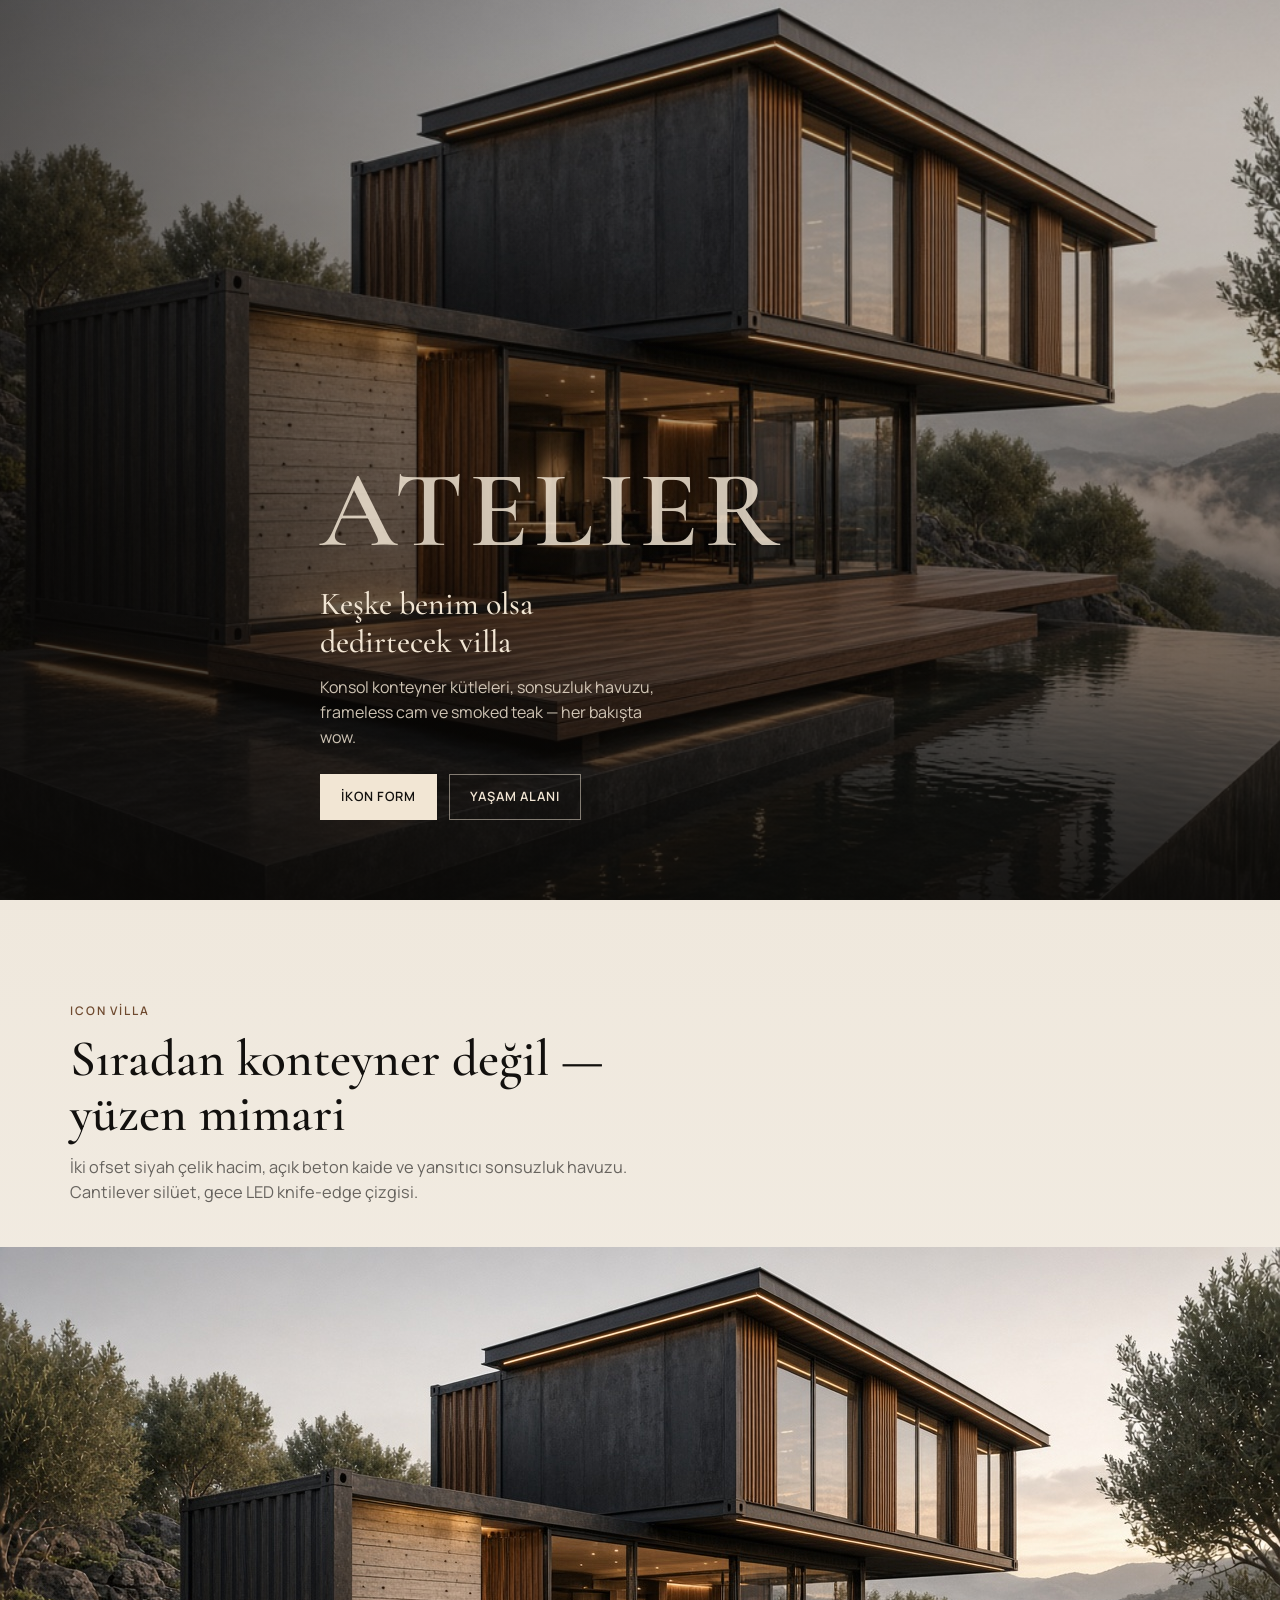
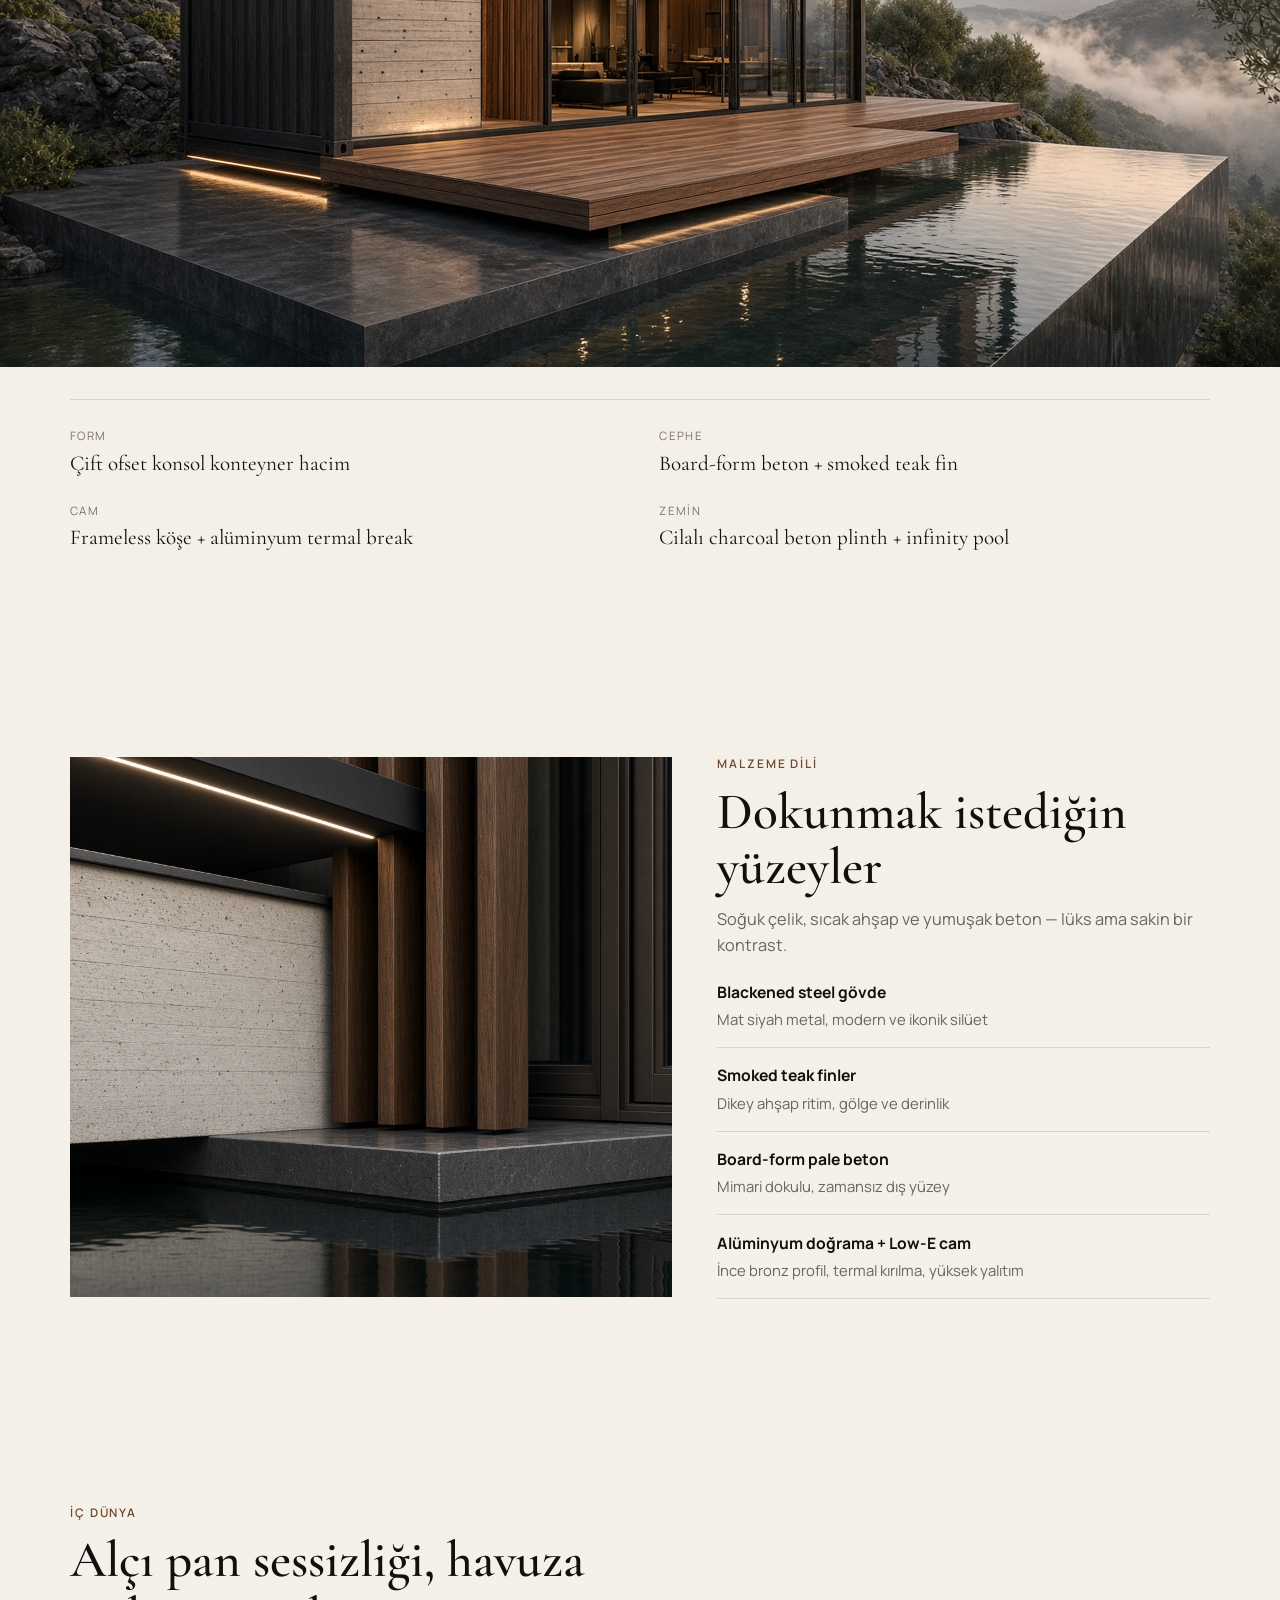
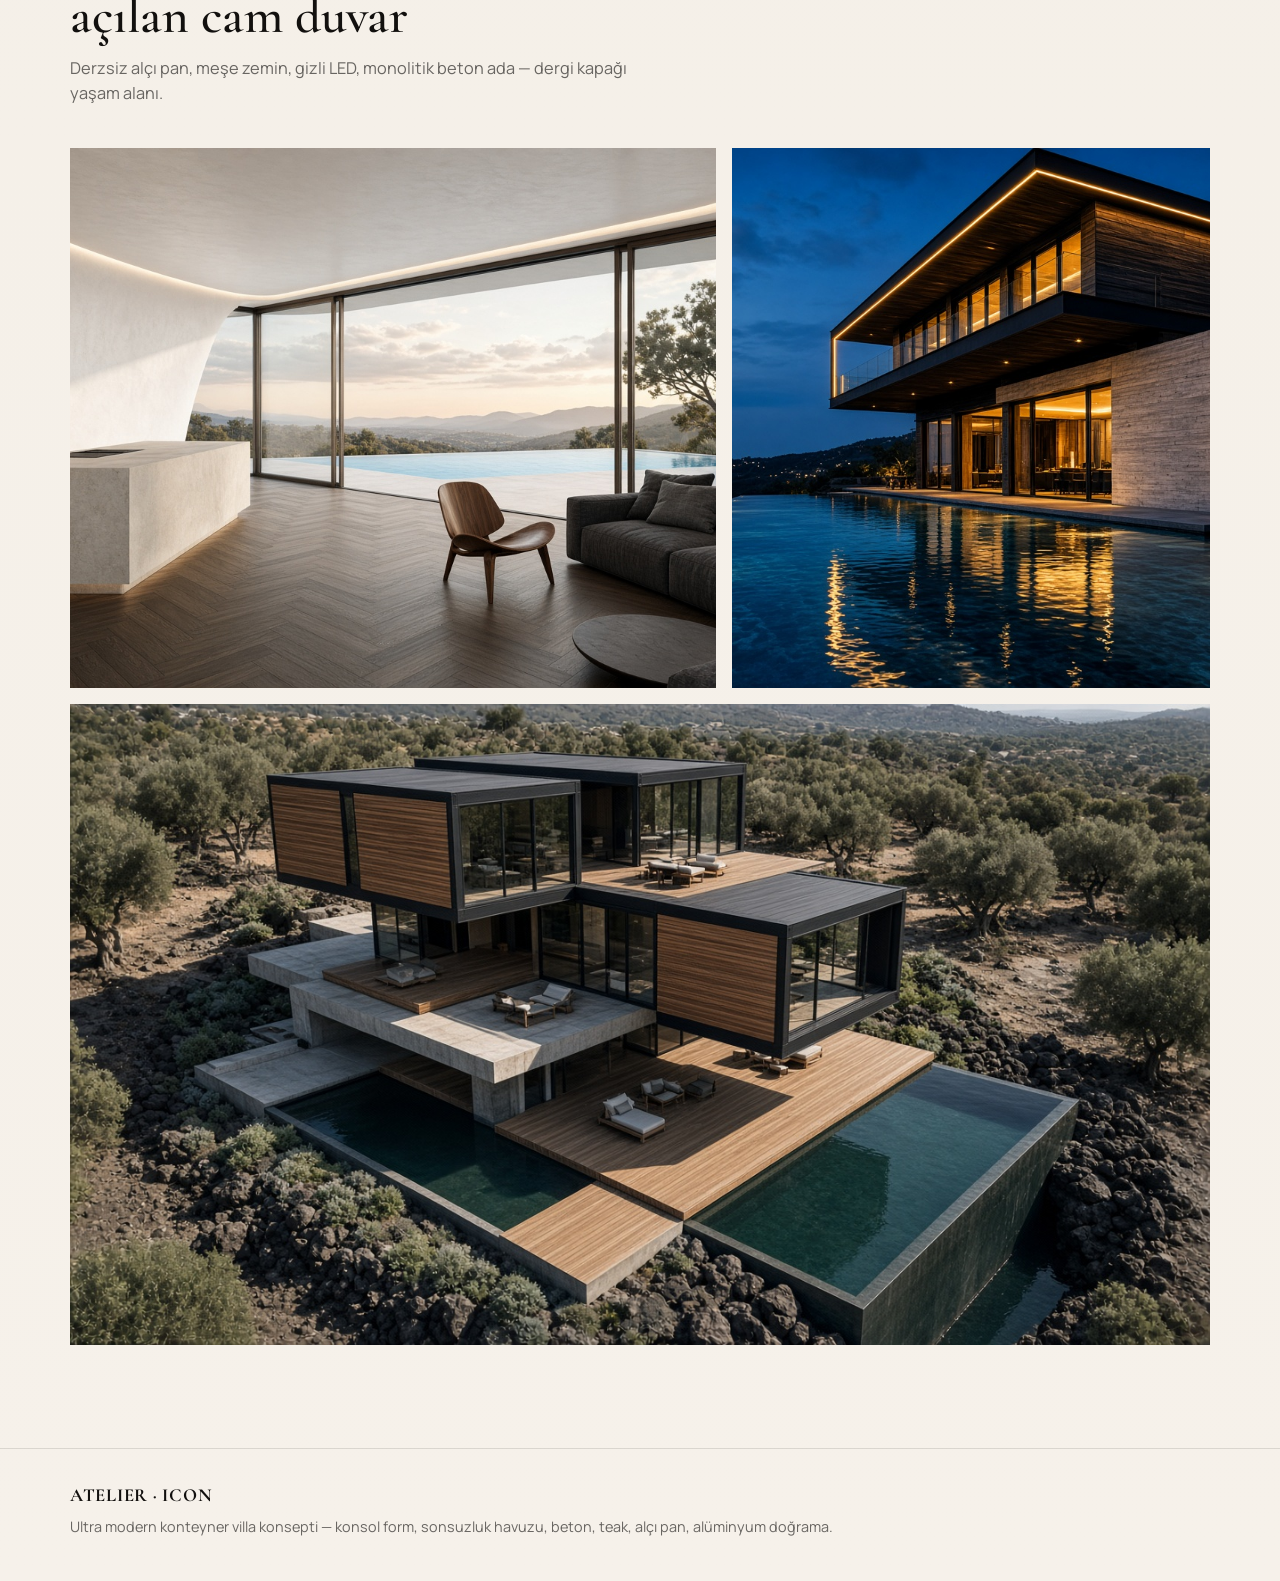
<file: container-design/index.html>
<!DOCTYPE html>
<html lang="tr">
<head>
  <meta charset="UTF-8" />
  <meta name="viewport" content="width=device-width, initial-scale=1" />
  <title>ATELIER — ICON Villa</title>
  <link rel="preconnect" href="https://fonts.googleapis.com" />
  <link rel="preconnect" href="https://fonts.gstatic.com" crossorigin />
  <link href="https://fonts.googleapis.com/css2?family=Cormorant+Garamond:ital,wght@0,500;0,600;1,500&family=Manrope:wght@400;500;600&display=swap" rel="stylesheet" />
  <style>
    :root {
      --ink: #12100e;
      --soft: rgba(18, 16, 14, 0.62);
      --stone: #7a7368;
      --paper: #f4efe7;
      --sand: #e4d9c8;
      --teak: #6f4a2f;
      --steel: #1d1b19;
      --line: rgba(18, 16, 14, 0.12);
      --glow: #f2e6d4;
    }

    * { box-sizing: border-box; margin: 0; padding: 0; }
    html { scroll-behavior: smooth; }

    body {
      font-family: "Manrope", sans-serif;
      color: var(--ink);
      background:
        radial-gradient(1000px 640px at 8% -8%, rgba(111, 74, 47, 0.16), transparent 55%),
        radial-gradient(900px 520px at 100% 0%, rgba(29, 27, 25, 0.12), transparent 48%),
        linear-gradient(180deg, #ebe2d4 0%, var(--paper) 40%, #f6f1ea 100%);
      line-height: 1.55;
    }

    img { display: block; width: 100%; height: auto; }
    a { color: inherit; text-decoration: none; }

    .wrap {
      width: min(1140px, calc(100% - 2.4rem));
      margin-inline: auto;
    }

    .hero {
      position: relative;
      min-height: 100svh;
      display: grid;
      align-items: end;
      overflow: hidden;
      color: var(--glow);
    }

    .hero__media,
    .hero__shade {
      position: absolute;
      inset: 0;
    }

    .hero__media { z-index: 0; }
    .hero__media img {
      width: 100%;
      height: 100%;
      object-fit: cover;
      object-position: 55% 45%;
      transform: scale(1.04);
      animation: drift 20s ease-in-out infinite alternate;
    }

    .hero__shade {
      z-index: 1;
      background:
        linear-gradient(180deg, rgba(10, 8, 6, 0.2) 0%, rgba(10, 8, 6, 0.28) 45%, rgba(10, 8, 6, 0.82) 100%),
        linear-gradient(90deg, rgba(10, 8, 6, 0.5) 0%, transparent 58%);
    }

    .hero__content {
      position: relative;
      z-index: 2;
      padding: clamp(2rem, 6vw, 4.5rem) 0 clamp(2.6rem, 7vw, 5rem);
      max-width: 40rem;
      animation: rise 1.05s cubic-bezier(.2,.8,.2,1) both;
    }

    .brand {
      font-family: "Cormorant Garamond", serif;
      font-size: clamp(3.5rem, 9.5vw, 6.8rem);
      font-weight: 600;
      letter-spacing: 0.045em;
      line-height: 0.9;
      margin-bottom: 0.85rem;
    }

    .hero h1 {
      font-family: "Cormorant Garamond", serif;
      font-weight: 500;
      font-size: clamp(1.4rem, 3vw, 2rem);
      line-height: 1.2;
      max-width: 16ch;
      margin-bottom: 0.85rem;
    }

    .hero p {
      color: rgba(242, 230, 212, 0.84);
      max-width: 36ch;
      margin-bottom: 1.55rem;
    }

    .cta-row {
      display: flex;
      flex-wrap: wrap;
      gap: 0.75rem;
    }

    .btn {
      display: inline-flex;
      align-items: center;
      justify-content: center;
      min-height: 2.85rem;
      padding: 0 1.25rem;
      border: 1px solid transparent;
      font-size: 0.8rem;
      font-weight: 600;
      letter-spacing: 0.07em;
      text-transform: uppercase;
      transition: transform 0.25s ease, background 0.25s ease, border-color 0.25s ease;
    }

    .btn:hover { transform: translateY(-1px); }
    .btn--solid { background: var(--glow); color: var(--ink); }
    .btn--ghost {
      border-color: rgba(242, 230, 212, 0.5);
      color: var(--glow);
      background: transparent;
    }

    section { padding: clamp(3.4rem, 8vw, 6.4rem) 0; }

    .section-head {
      max-width: 36rem;
      margin-bottom: clamp(1.6rem, 4vw, 2.6rem);
    }

    .eyebrow {
      font-size: 0.74rem;
      font-weight: 600;
      letter-spacing: 0.16em;
      text-transform: uppercase;
      color: var(--teak);
      margin-bottom: 0.7rem;
    }

    h2 {
      font-family: "Cormorant Garamond", serif;
      font-size: clamp(2rem, 4.6vw, 3.2rem);
      font-weight: 550;
      line-height: 1.08;
      margin-bottom: 0.75rem;
    }

    .lede { color: var(--soft); font-size: 1.02rem; }

    .full-bleed { width: 100%; overflow: hidden; }
    .full-bleed img {
      width: 100%;
      max-height: 82vh;
      object-fit: cover;
      animation: softZoom 18s ease-in-out infinite alternate;
    }

    .spec-grid {
      display: grid;
      gap: 1.6rem 2.4rem;
      grid-template-columns: repeat(2, minmax(0, 1fr));
      border-top: 1px solid var(--line);
      padding-top: 1.7rem;
      margin-top: 2rem;
    }

    .spec dt {
      font-size: 0.72rem;
      letter-spacing: 0.12em;
      text-transform: uppercase;
      color: var(--stone);
      margin-bottom: 0.3rem;
    }

    .spec dd {
      font-family: "Cormorant Garamond", serif;
      font-size: 1.32rem;
      line-height: 1.25;
    }

    .split {
      display: grid;
      gap: clamp(1.4rem, 4vw, 2.8rem);
      grid-template-columns: 1.1fr 0.9fr;
      align-items: center;
    }

    .media-frame {
      overflow: hidden;
      background: var(--sand);
    }

    .media-frame img {
      width: 100%;
      height: min(68vh, 540px);
      object-fit: cover;
      transition: transform 0.8s ease;
    }

    .media-frame:hover img { transform: scale(1.03); }

    .points {
      display: grid;
      gap: 0.95rem;
      margin-top: 1.35rem;
    }

    .point {
      padding-bottom: 0.95rem;
      border-bottom: 1px solid var(--line);
    }

    .point strong {
      display: block;
      margin-bottom: 0.2rem;
      font-size: 0.98rem;
    }

    .point span { color: var(--soft); font-size: 0.93rem; }

    .gallery {
      display: grid;
      gap: 1rem;
      grid-template-columns: 1.35fr 1fr;
    }

    .gallery .media-frame:nth-child(2) img,
    .gallery .media-frame:nth-child(3) img {
      height: 100%;
      min-height: 260px;
    }

    .gallery .wide { grid-column: 1 / -1; }
    .gallery .wide img {
      height: min(62vh, 520px);
    }

    footer {
      border-top: 1px solid var(--line);
      padding: 2rem 0 2.7rem;
      color: var(--soft);
      font-size: 0.9rem;
    }

    footer strong {
      color: var(--ink);
      font-family: "Cormorant Garamond", serif;
      font-size: 1.15rem;
      letter-spacing: 0.04em;
    }

    @keyframes rise {
      from { opacity: 0; transform: translateY(18px); }
      to { opacity: 1; transform: translateY(0); }
    }

    @keyframes drift {
      from { transform: scale(1.04) translate3d(0, 0, 0); }
      to { transform: scale(1.08) translate3d(-1.1%, -0.5%, 0); }
    }

    @keyframes softZoom {
      from { transform: scale(1); }
      to { transform: scale(1.035); }
    }

    @media (max-width: 860px) {
      .split,
      .gallery,
      .spec-grid { grid-template-columns: 1fr; }

      .gallery .media-frame:nth-child(2) img,
      .gallery .media-frame:nth-child(3) img {
        height: min(52vh, 400px);
        min-height: 0;
      }
    }

    @media (prefers-reduced-motion: reduce) {
      *, *::before, *::after {
        animation: none !important;
        transition: none !important;
      }
    }
  </style>
</head>
<body>
  <header class="hero">
    <div class="hero__media" aria-hidden="true">
      <img src="./assets/wow-container-exterior.jpg" alt="" />
    </div>
    <div class="hero__shade" aria-hidden="true"></div>
    <div class="wrap hero__content">
      <p class="brand">ATELIER</p>
      <h1>Keşke benim olsa dedirtecek villa</h1>
      <p>Konsol konteyner kütleleri, sonsuzluk havuzu, frameless cam ve smoked teak — her bakışta wow.</p>
      <div class="cta-row">
        <a class="btn btn--solid" href="#ikon">İkon form</a>
        <a class="btn btn--ghost" href="#yasam">Yaşam alanı</a>
      </div>
    </div>
  </header>

  <section id="ikon">
    <div class="wrap">
      <div class="section-head">
        <p class="eyebrow">ICON Villa</p>
        <h2>Sıradan konteyner değil — yüzen mimari</h2>
        <p class="lede">İki ofset siyah çelik hacim, açık beton kaide ve yansıtıcı sonsuzluk havuzu. Cantilever silüet, gece LED knife-edge çizgisi.</p>
      </div>
    </div>
    <div class="full-bleed">
      <img src="./assets/wow-container-exterior.jpg" alt="Ultra modern konsol konteyner villa ve sonsuzluk havuzu" />
    </div>
    <div class="wrap">
      <dl class="spec-grid spec">
        <div>
          <dt>Form</dt>
          <dd>Çift ofset konsol konteyner hacim</dd>
        </div>
        <div>
          <dt>Cephe</dt>
          <dd>Board-form beton + smoked teak fin</dd>
        </div>
        <div>
          <dt>Cam</dt>
          <dd>Frameless köşe + alüminyum termal break</dd>
        </div>
        <div>
          <dt>Zemin</dt>
          <dd>Cilalı charcoal beton plinth + infinity pool</dd>
        </div>
      </dl>
    </div>
  </section>

  <section id="malzeme">
    <div class="wrap split">
      <div class="media-frame">
        <img src="./assets/wow-container-detail.jpg" alt="Beton, teak ve alüminyum doğrama detayı" />
      </div>
      <div>
        <div class="section-head" style="margin-bottom: 0;">
          <p class="eyebrow">Malzeme dili</p>
          <h2>Dokunmak istediğin yüzeyler</h2>
          <p class="lede">Soğuk çelik, sıcak ahşap ve yumuşak beton — lüks ama sakin bir kontrast.</p>
        </div>
        <div class="points">
          <div class="point">
            <strong>Blackened steel gövde</strong>
            <span>Mat siyah metal, modern ve ikonik silüet</span>
          </div>
          <div class="point">
            <strong>Smoked teak finler</strong>
            <span>Dikey ahşap ritim, gölge ve derinlik</span>
          </div>
          <div class="point">
            <strong>Board-form pale beton</strong>
            <span>Mimari dokulu, zamansız dış yüzey</span>
          </div>
          <div class="point">
            <strong>Alüminyum doğrama + Low-E cam</strong>
            <span>İnce bronz profil, termal kırılma, yüksek yalıtım</span>
          </div>
        </div>
      </div>
    </div>
  </section>

  <section id="yasam">
    <div class="wrap">
      <div class="section-head">
        <p class="eyebrow">İç dünya</p>
        <h2>Alçı pan sessizliği, havuza açılan cam duvar</h2>
        <p class="lede">Derzsiz alçı pan, meşe zemin, gizli LED, monolitik beton ada — dergi kapağı yaşam alanı.</p>
      </div>
      <div class="gallery">
        <div class="media-frame">
          <img src="./assets/wow-container-interior.jpg" alt="Ultra modern konteyner villa iç mekan" />
        </div>
        <div class="media-frame">
          <img src="./assets/wow-container-pool-night.jpg" alt="Gece infinity pool yansımalı villa" />
        </div>
        <div class="media-frame wide">
          <img src="./assets/wow-container-aerial.jpg" alt="Havadan ICON villa görünümü" />
        </div>
      </div>
    </div>
  </section>

  <footer>
    <div class="wrap">
      <strong>ATELIER · ICON</strong>
      <p style="margin-top: 0.4rem;">Ultra modern konteyner villa konsepti — konsol form, sonsuzluk havuzu, beton, teak, alçı pan, alüminyum doğrama.</p>
    </div>
  </footer>
</body>
</html>
</file>
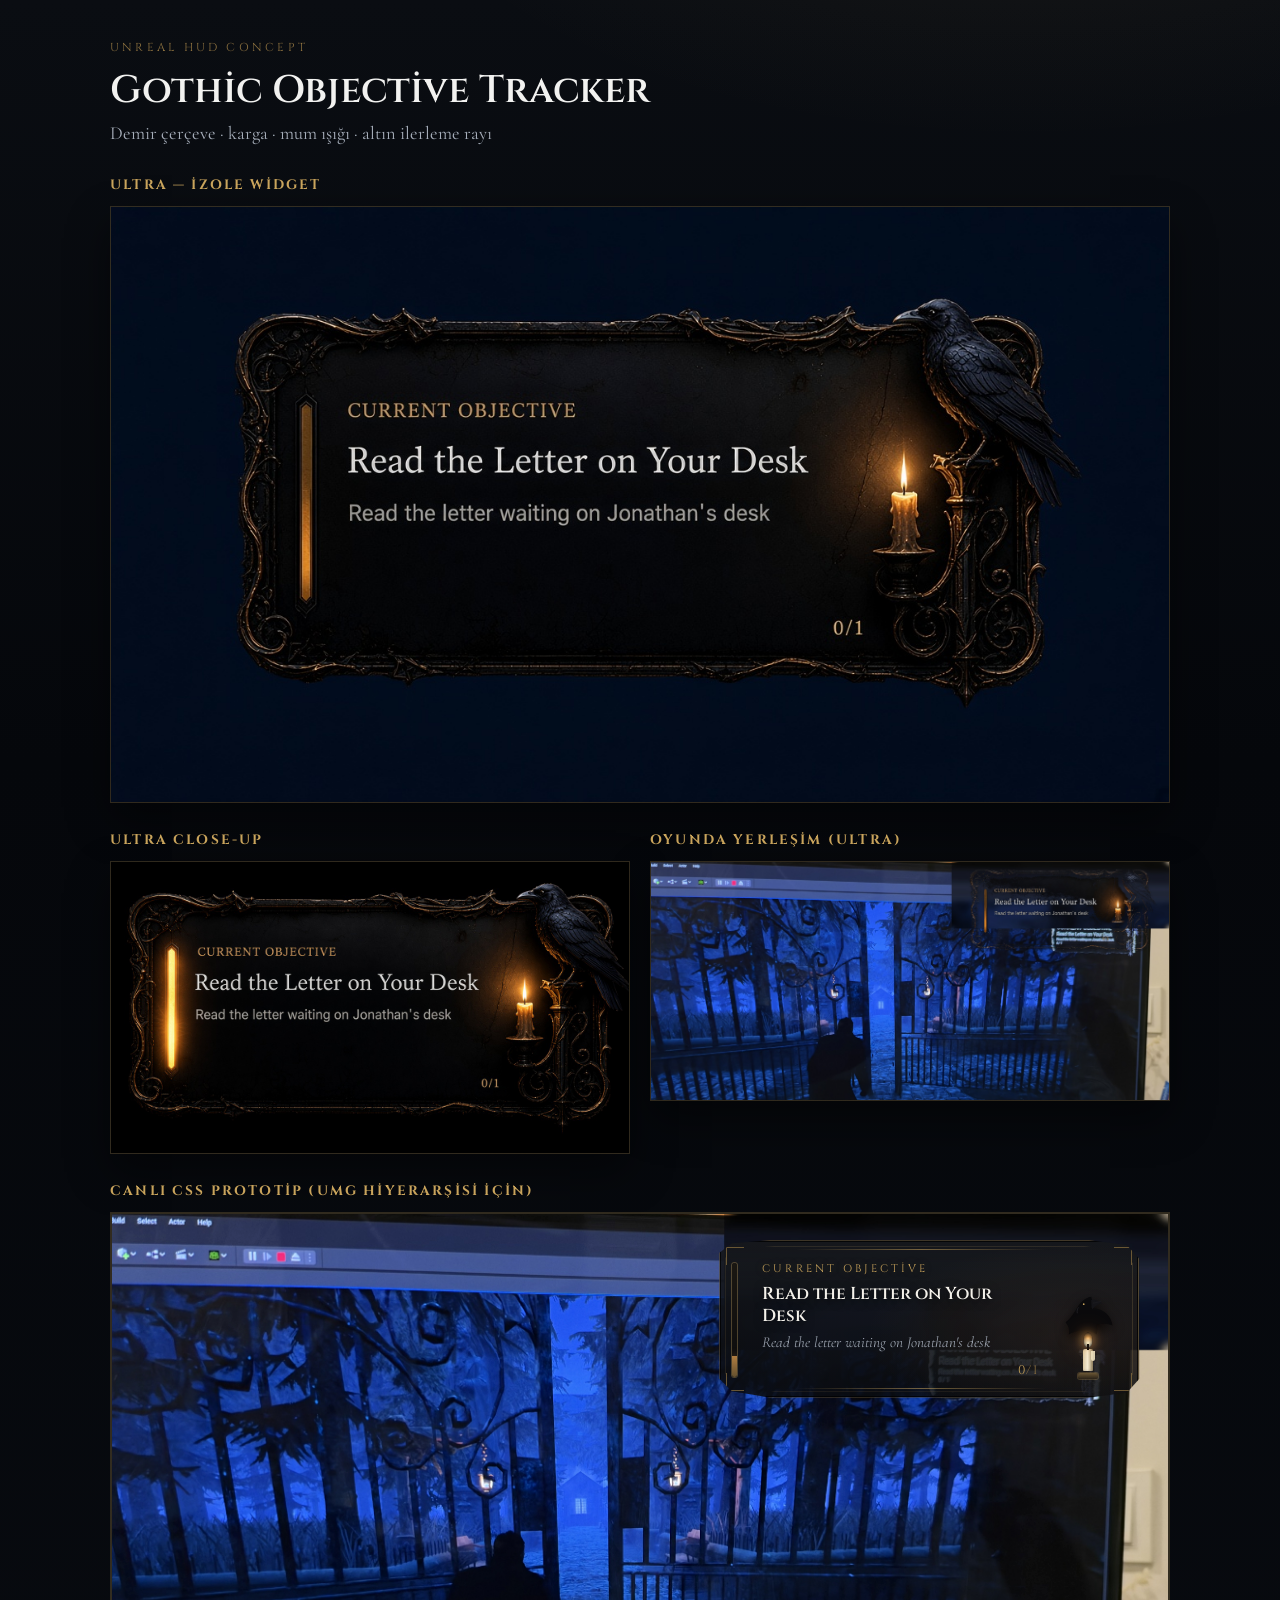
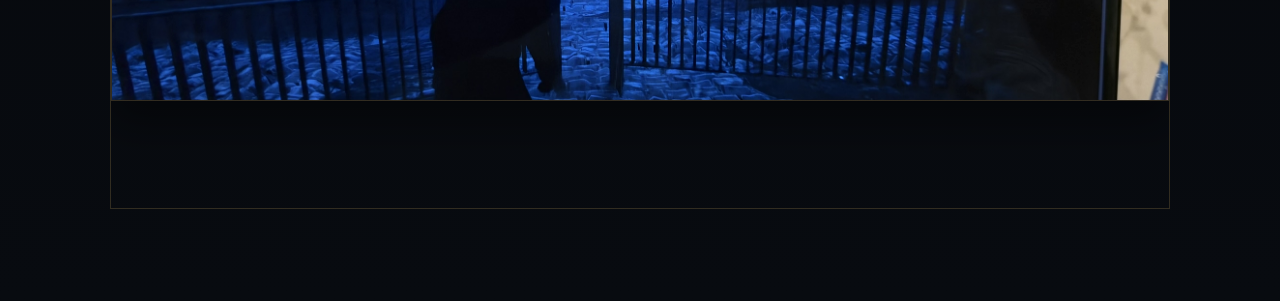
<file: ui/objective-tracker/index.html>
<!DOCTYPE html>
<html lang="tr">
<head>
  <meta charset="UTF-8" />
  <meta name="viewport" content="width=device-width, initial-scale=1" />
  <title>Gothic Objective Tracker — UI Mockup</title>
  <link rel="preconnect" href="https://fonts.googleapis.com" />
  <link rel="preconnect" href="https://fonts.gstatic.com" crossorigin />
  <link href="https://fonts.googleapis.com/css2?family=Cinzel:wght@400;600;700&family=Cormorant+Garamond:ital,wght@0,400;0,600;1,400&display=swap" rel="stylesheet" />
  <link rel="stylesheet" href="objective-tracker.css" />
</head>
<body>
  <div class="gallery">
    <header class="gallery__head">
      <p class="eyebrow">Unreal HUD Concept</p>
      <h1>Gothic Objective Tracker</h1>
      <p class="lede">Demir çerçeve · karga · mum ışığı · altın ilerleme rayı</p>
    </header>

    <section class="panel">
      <h2>Ultra — izole widget</h2>
      <img src="gothic-objective-ultra.jpg" alt="Ultra quality gothic objective tracker" />
    </section>

    <section class="panel panel--split">
      <div>
        <h2>Ultra close-up</h2>
        <img src="gothic-objective-ultra-closeup.jpg" alt="Ultra close-up of ornate frame, raven, and candle" />
      </div>
      <div>
        <h2>Oyunda yerleşim (ultra)</h2>
        <img src="mockup-ingame-ultra.jpg" alt="Ultra objective tracker overlaid on the game scene" />
      </div>
    </section>

    <section class="panel">
      <h2>Canlı CSS prototip (UMG hiyerarşisi için)</h2>
      <div class="stage stage--live" id="stage">
        <img class="bg" src="reference-ingame-clean.jpg" alt="Cleaned in-game reference scene" />
        <aside class="objective" role="status" aria-live="polite">
          <div class="objective__iron">
            <span class="corner corner--tl"></span>
            <span class="corner corner--tr"></span>
            <span class="corner corner--bl"></span>
            <span class="corner corner--br"></span>
            <span class="vine vine--top"></span>
            <span class="vine vine--bottom"></span>
            <div class="objective__rail" aria-hidden="true">
              <div class="objective__rail-fill"></div>
            </div>
            <div class="objective__body">
              <p class="objective__label">Current Objective</p>
              <h1 class="objective__title">Read the Letter on Your Desk</h1>
              <p class="objective__desc">Read the letter waiting on Jonathan's desk</p>
              <p class="objective__count"><span>0</span>/<span>1</span></p>
            </div>
            <div class="objective__ornament" aria-hidden="true">
              <svg class="raven" viewBox="0 0 120 96" fill="none" xmlns="http://www.w3.org/2000/svg">
                <path d="M18 70c8-6 16-18 22-28 4-7 14-18 26-20 3 8 2 16-1 22 10-2 22 2 30 10 6 6 10 14 11 22-10-4-20-4-30-1 2 6 2 12 0 18-8-6-16-8-26-8-8 0-18 3-26 8 2-8 0-16-6-23z" fill="#0a0a0c"/>
                <path d="M66 28c6-1 14 1 20 6-8 2-14 6-18 12-2-6-2-12-2-18z" fill="#141418"/>
                <path d="M42 42c-2 3-3 7-2 11" stroke="#2a2a30" stroke-width="1.2"/>
                <circle cx="52" cy="36" r="1.6" fill="#c9a45c"/>
                <path d="M70 34l14-3" stroke="#1a1a1e" stroke-width="2" stroke-linecap="round"/>
              </svg>
              <div class="candle">
                <div class="candle__flame"></div>
                <div class="candle__wick"></div>
                <div class="candle__body"></div>
                <div class="candle__drip"></div>
                <div class="candle__holder"></div>
              </div>
            </div>
          </div>
        </aside>
      </div>
    </section>
  </div>

  <script>
    const flame = document.querySelector(".candle__flame");
    const rail = document.querySelector(".objective__rail-fill");
    function tick(now) {
      const t = now * 0.001;
      const flicker = 0.85 + Math.sin(t * 11.3) * 0.08 + Math.sin(t * 23.7) * 0.05;
      if (flame) {
        flame.style.transform = `scale(${flicker.toFixed(3)}) translateY(${(Math.sin(t * 17) * 1.2).toFixed(2)}px)`;
        flame.style.filter = `blur(${(0.3 + (1 - flicker) * 0.8).toFixed(2)}px)`;
      }
      if (rail) rail.style.opacity = (0.75 + Math.sin(t * 2.1) * 0.1).toFixed(3);
      requestAnimationFrame(tick);
    }
    requestAnimationFrame(tick);
  </script>
</body>
</html>
</file>
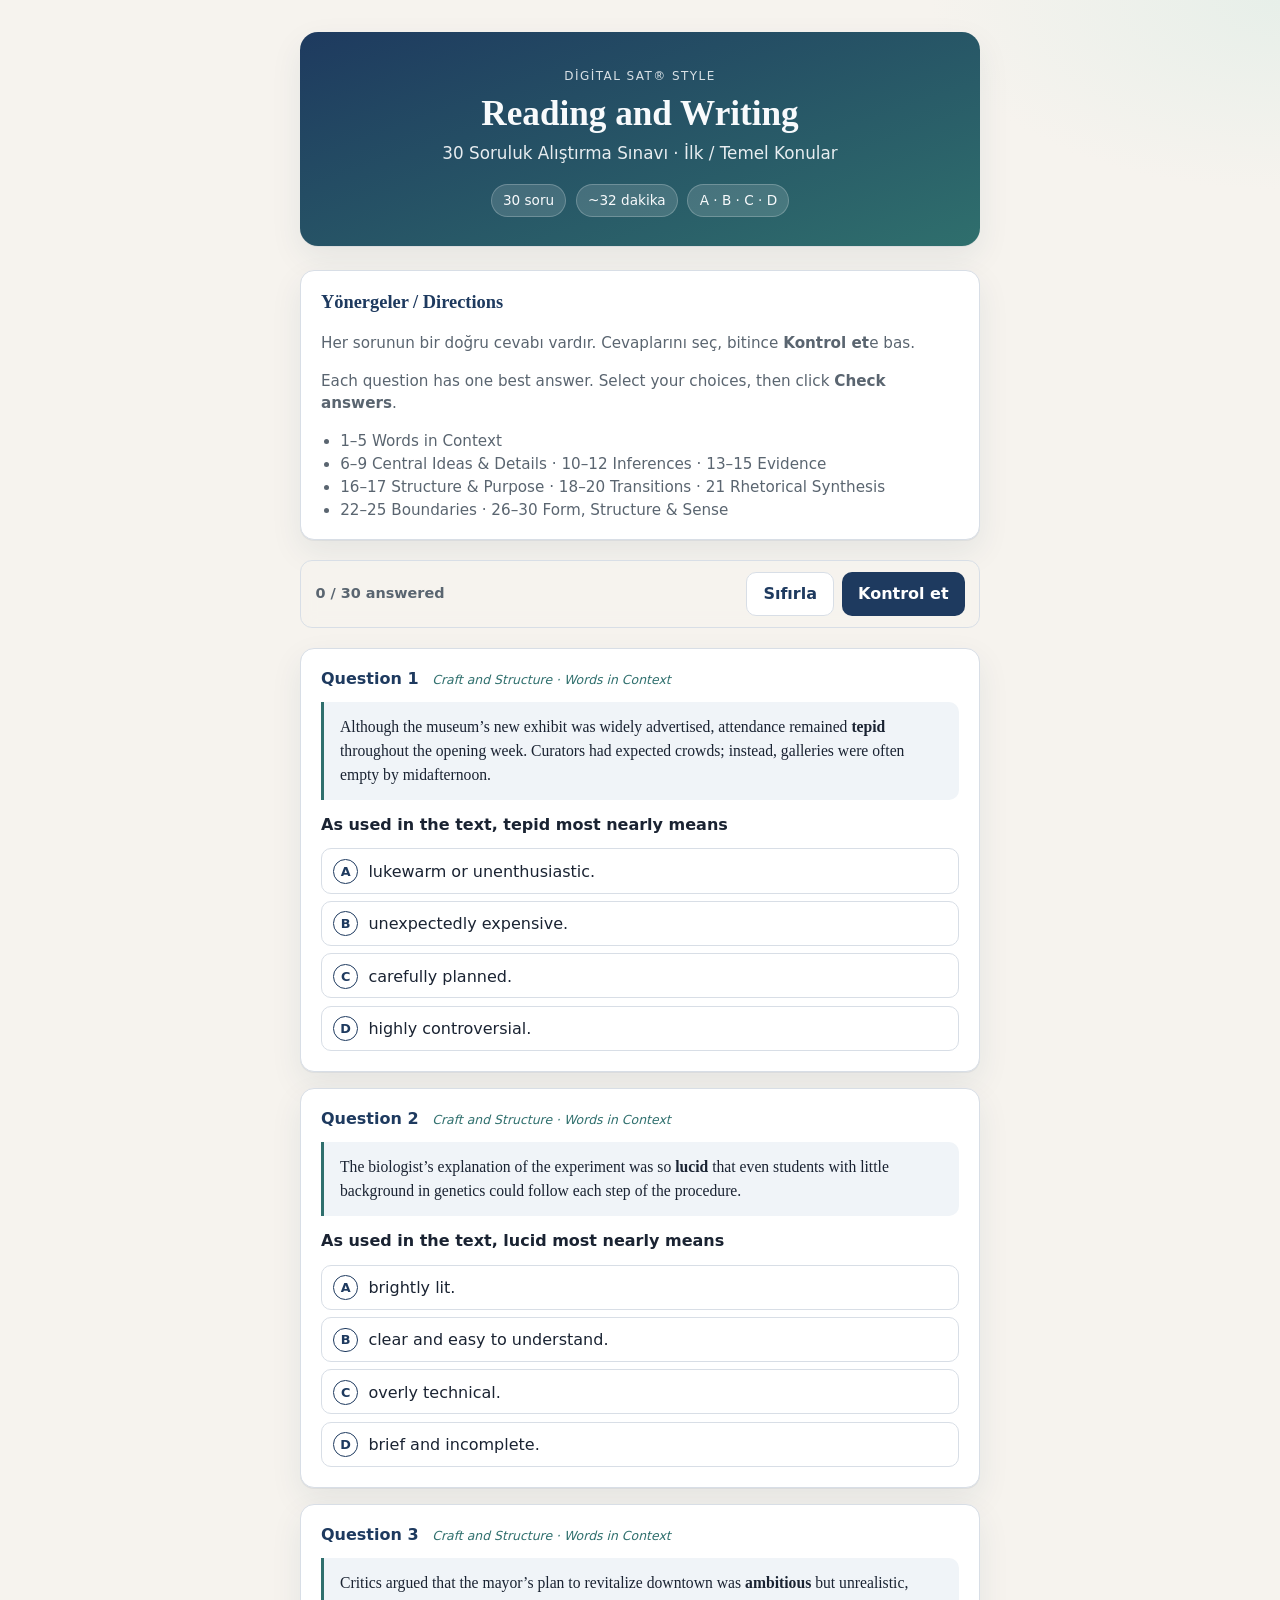
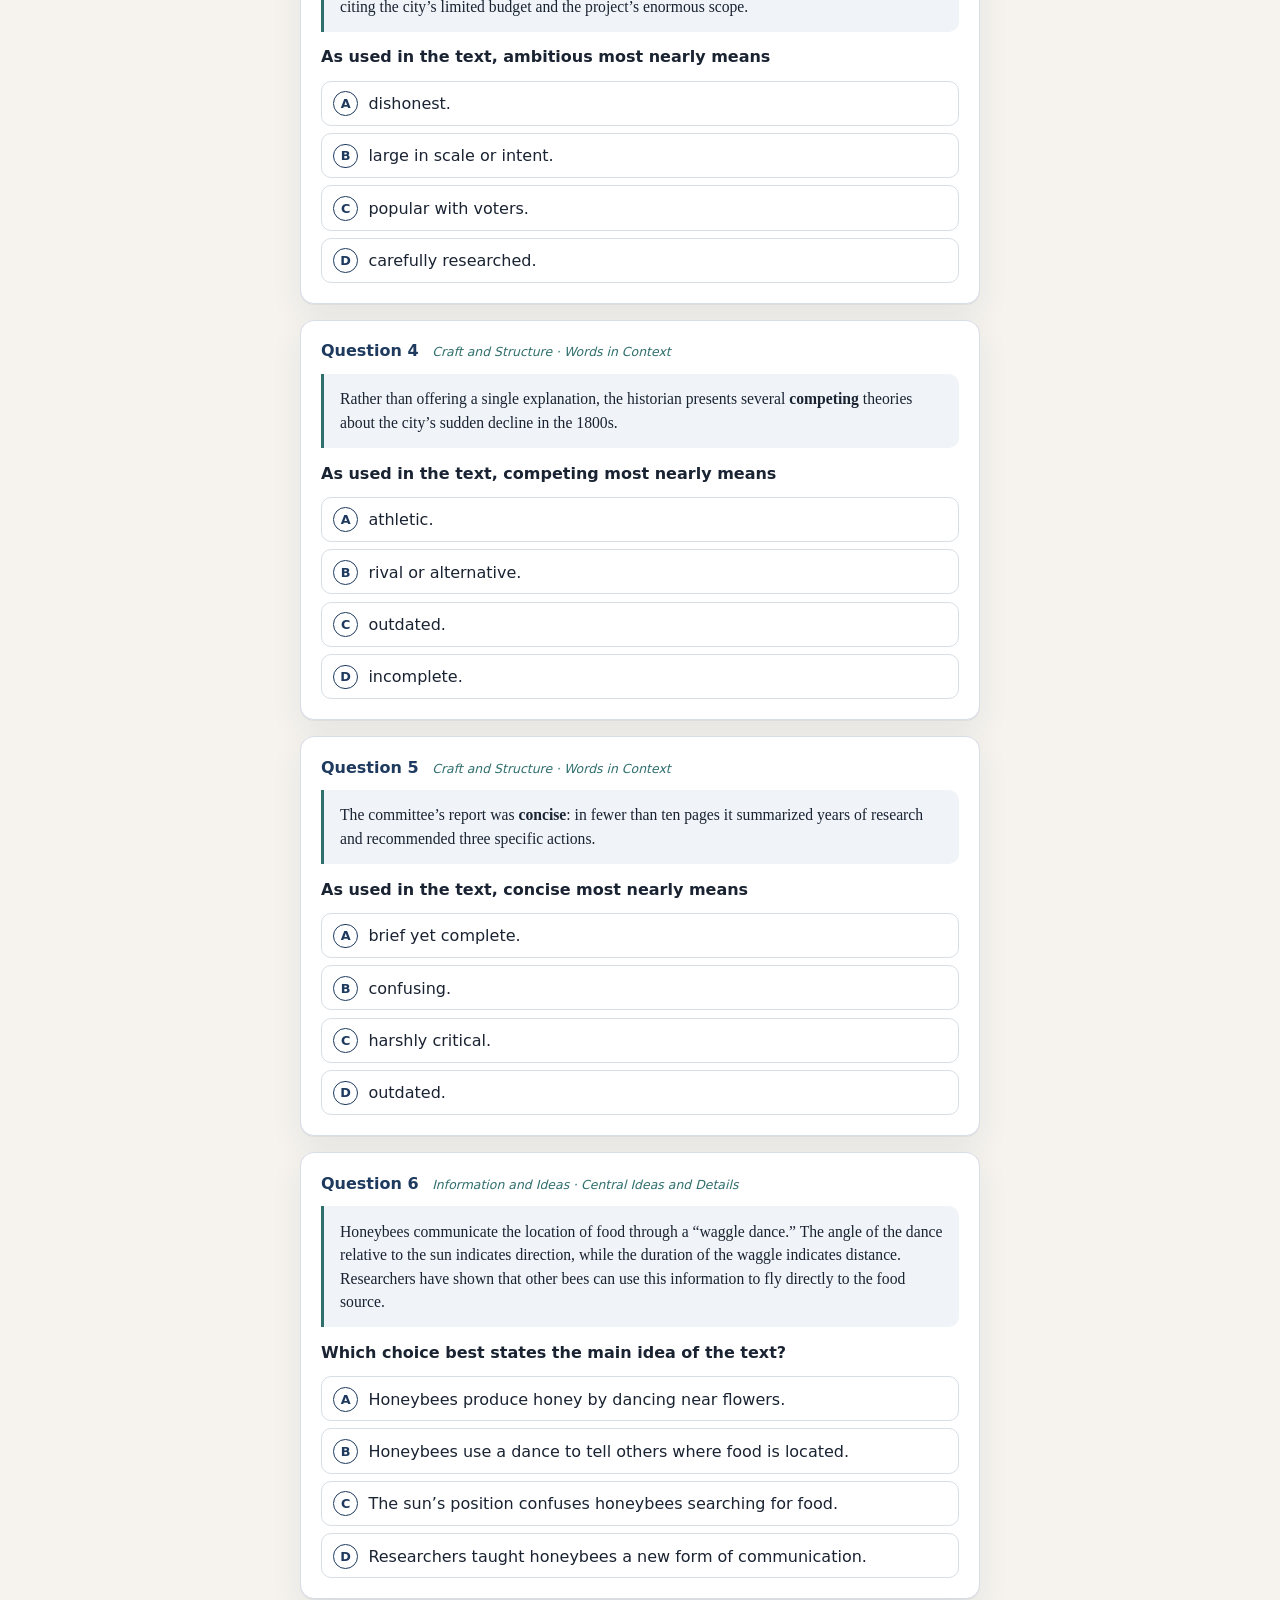
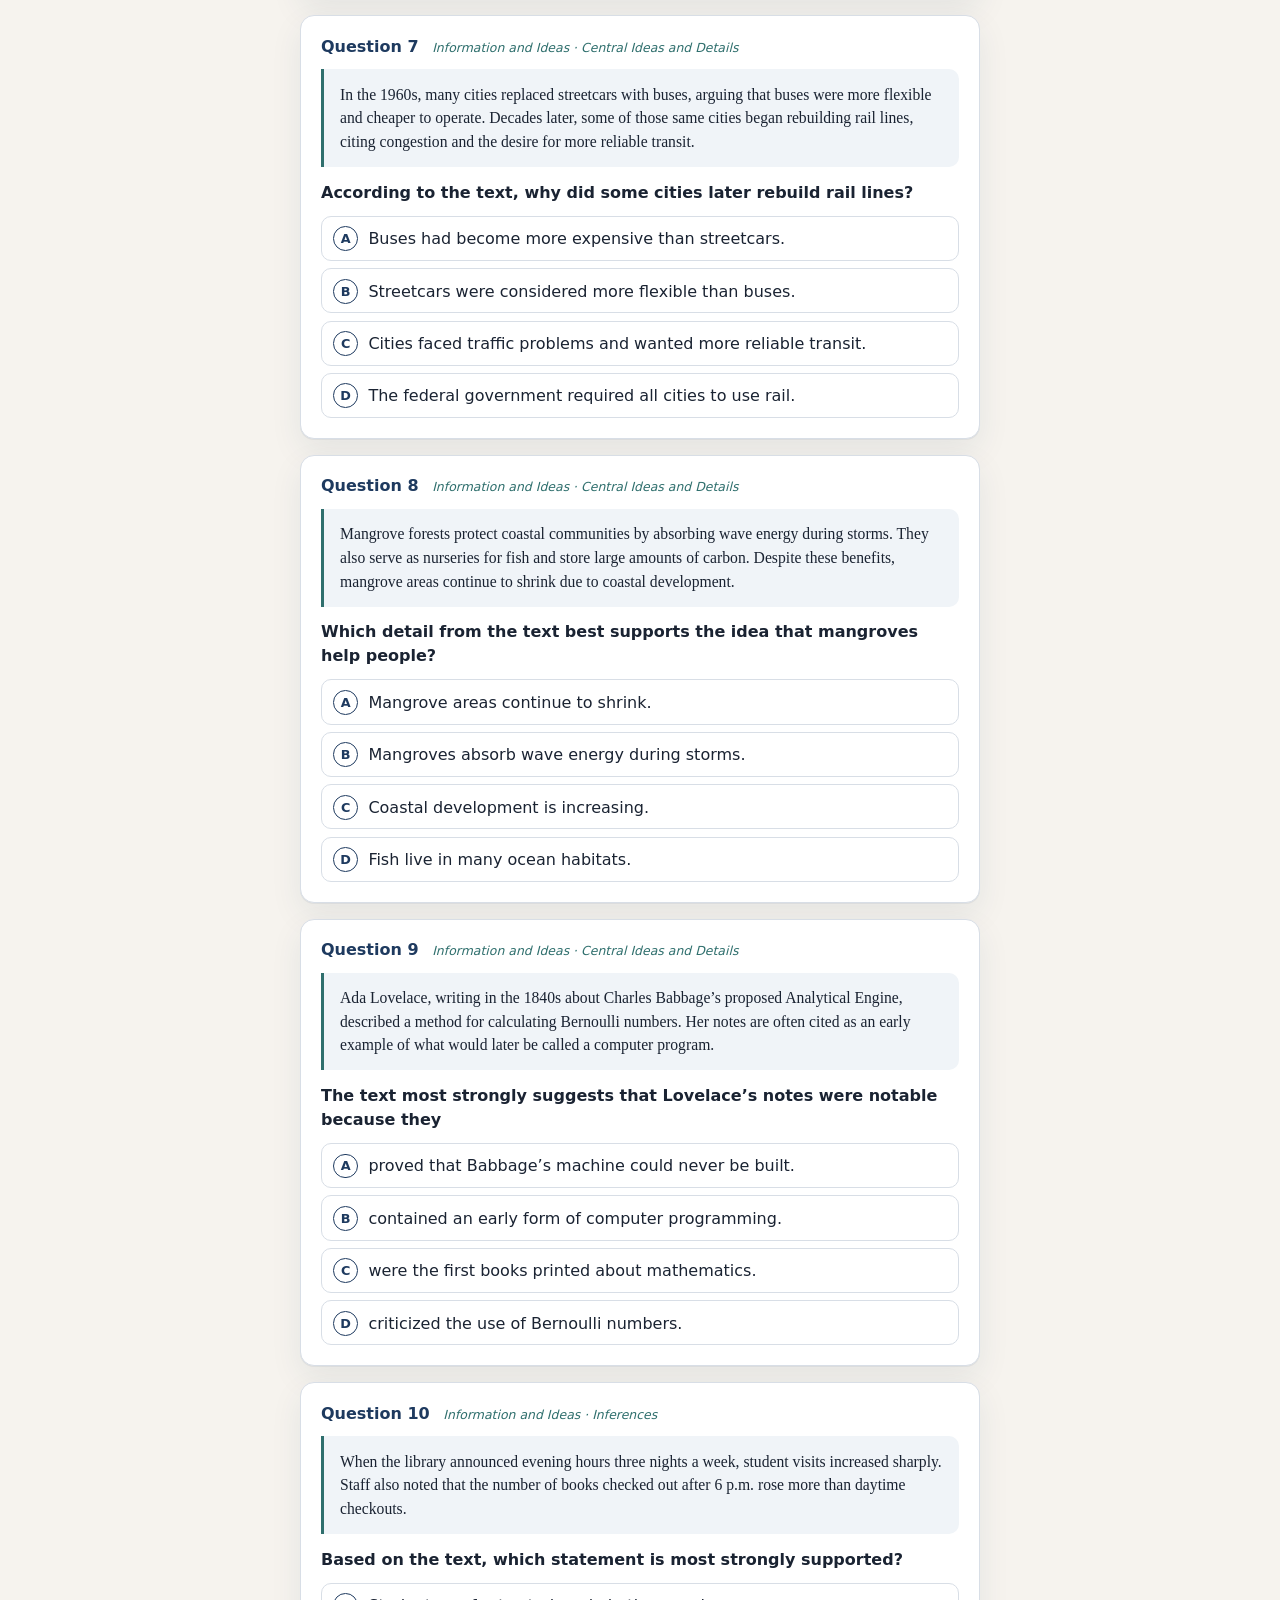
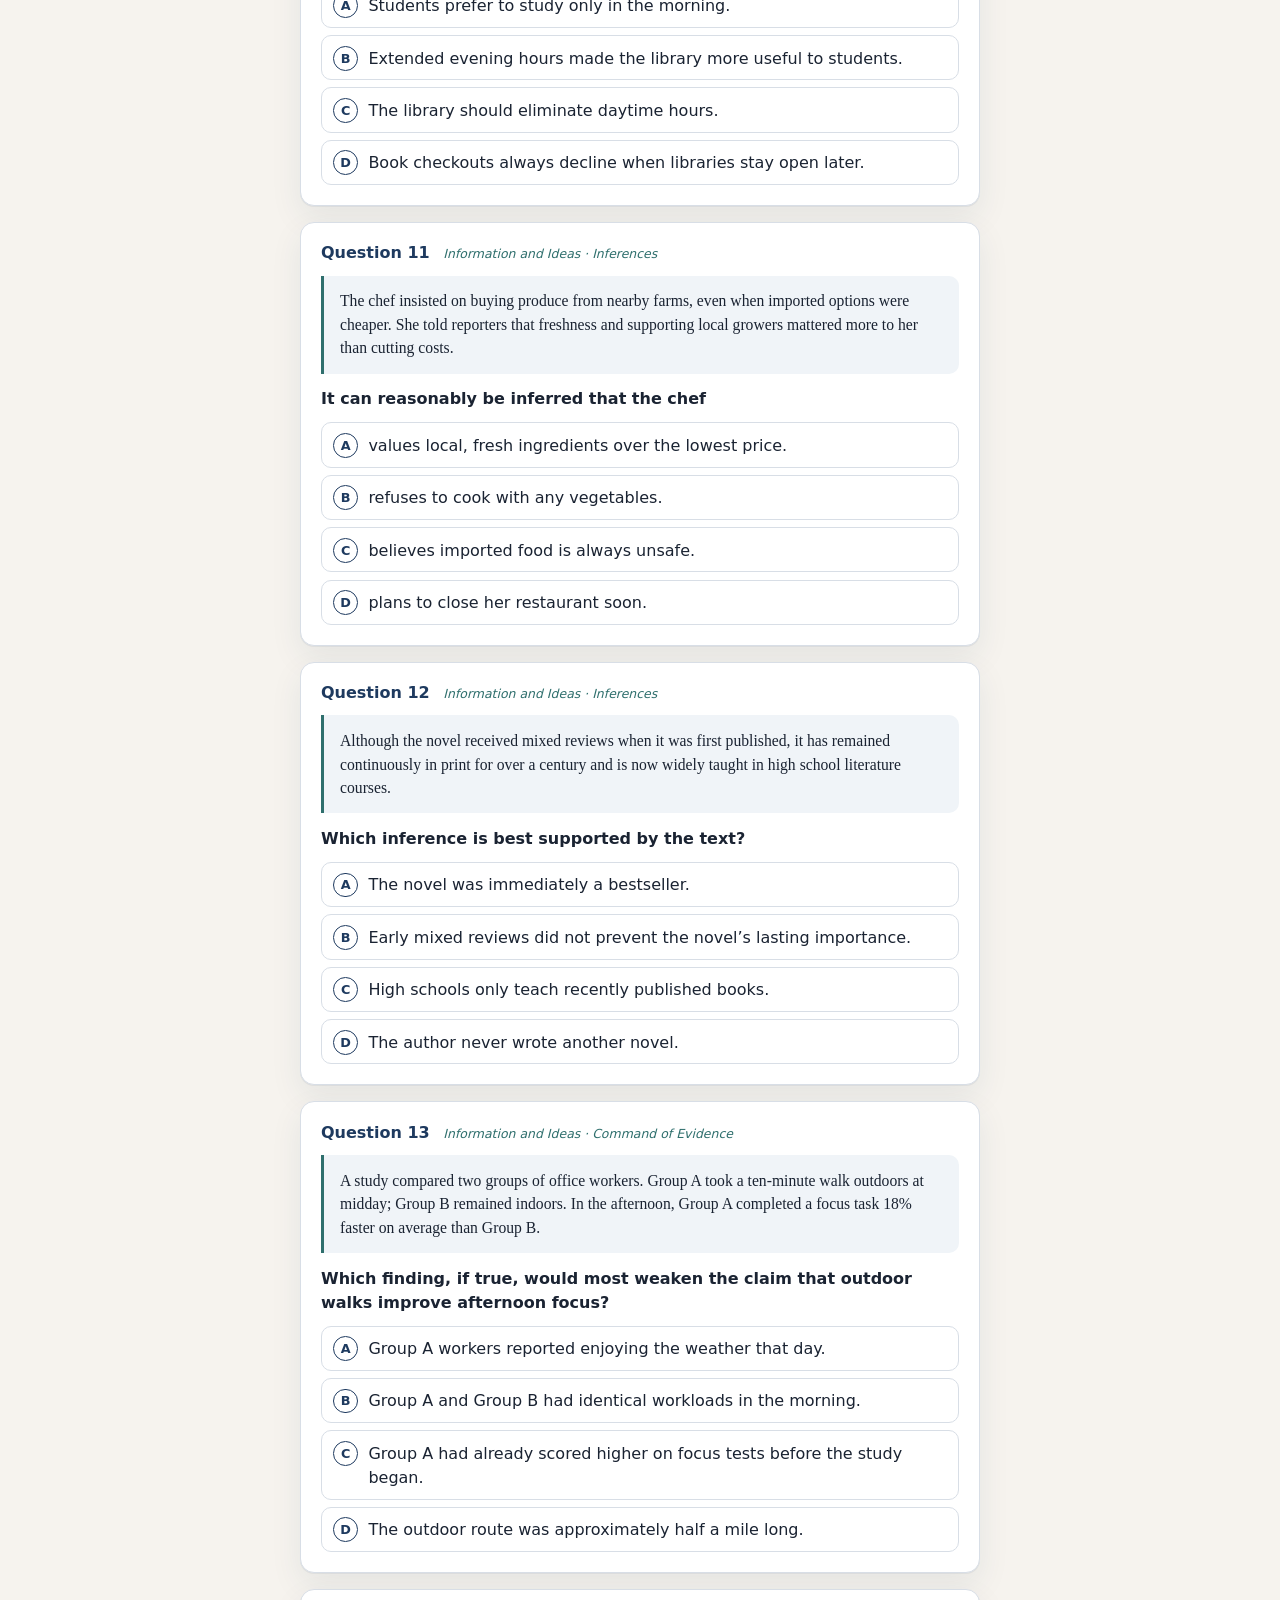
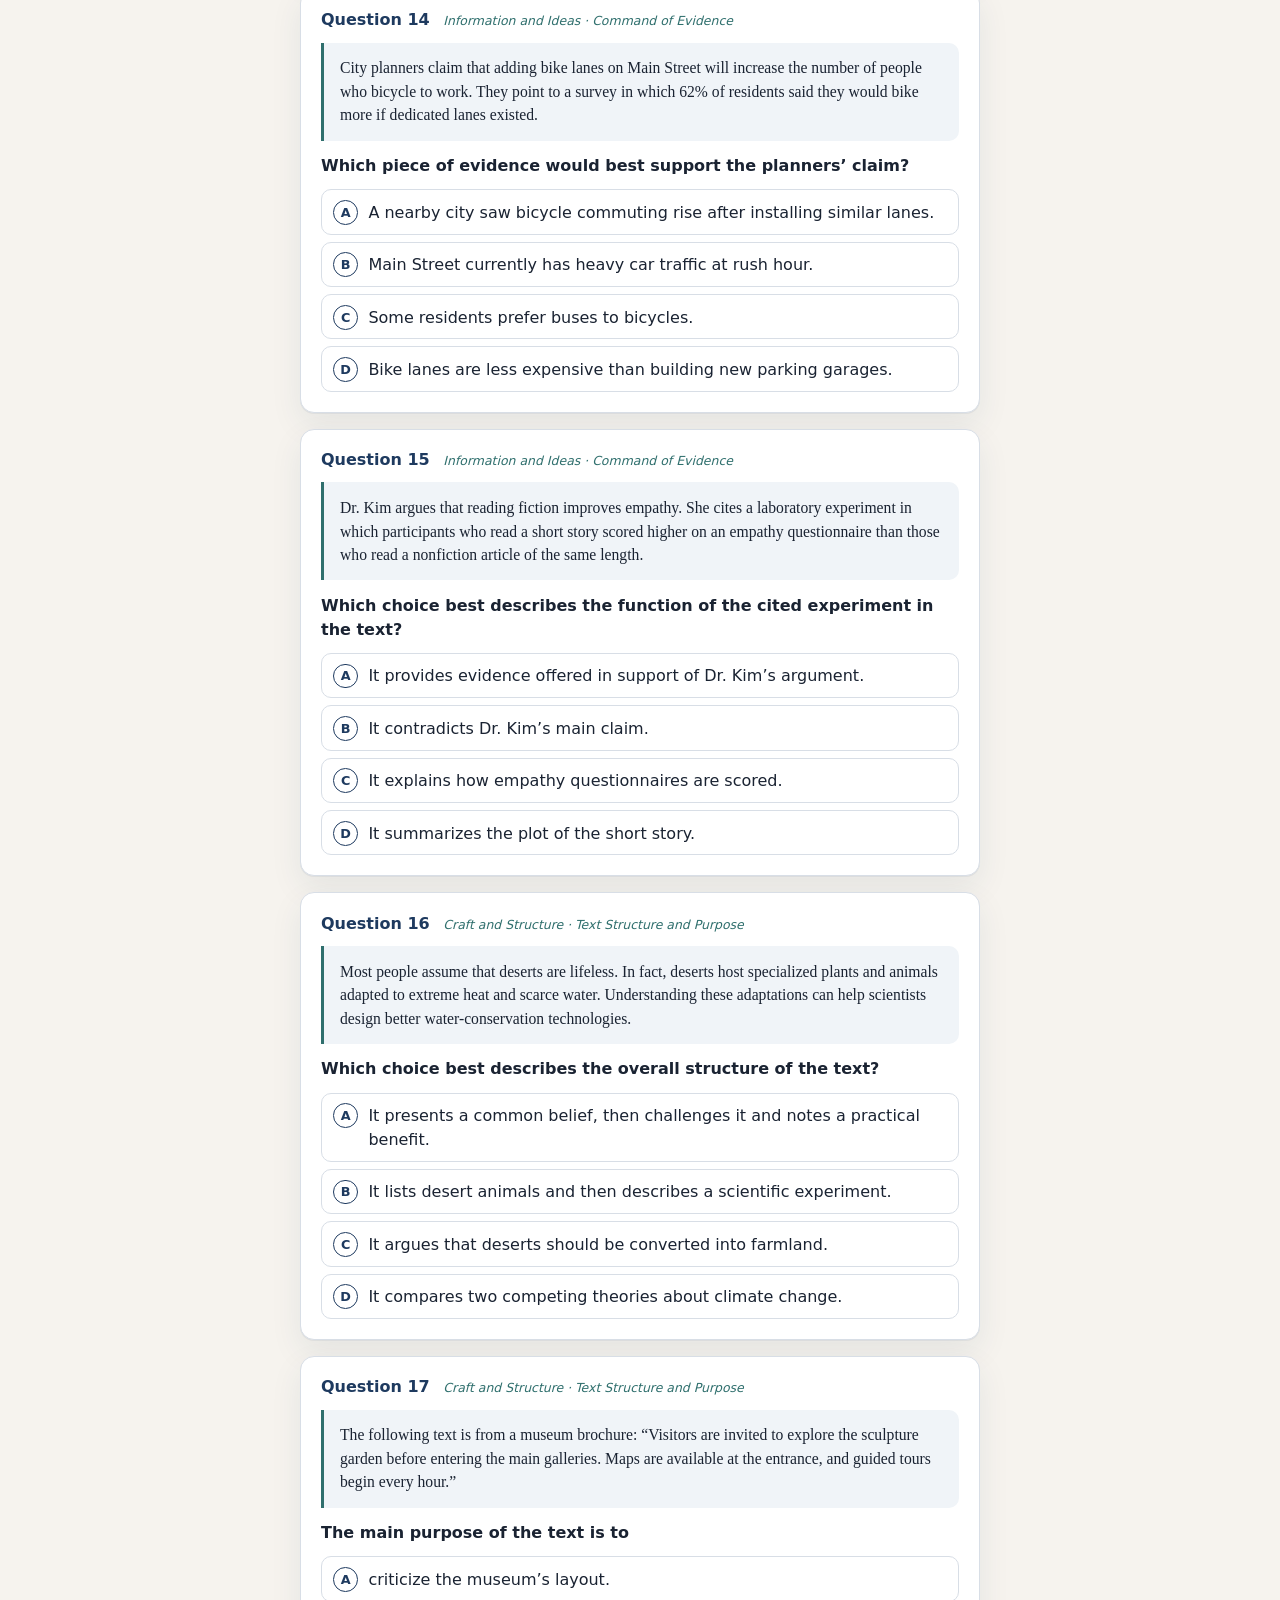
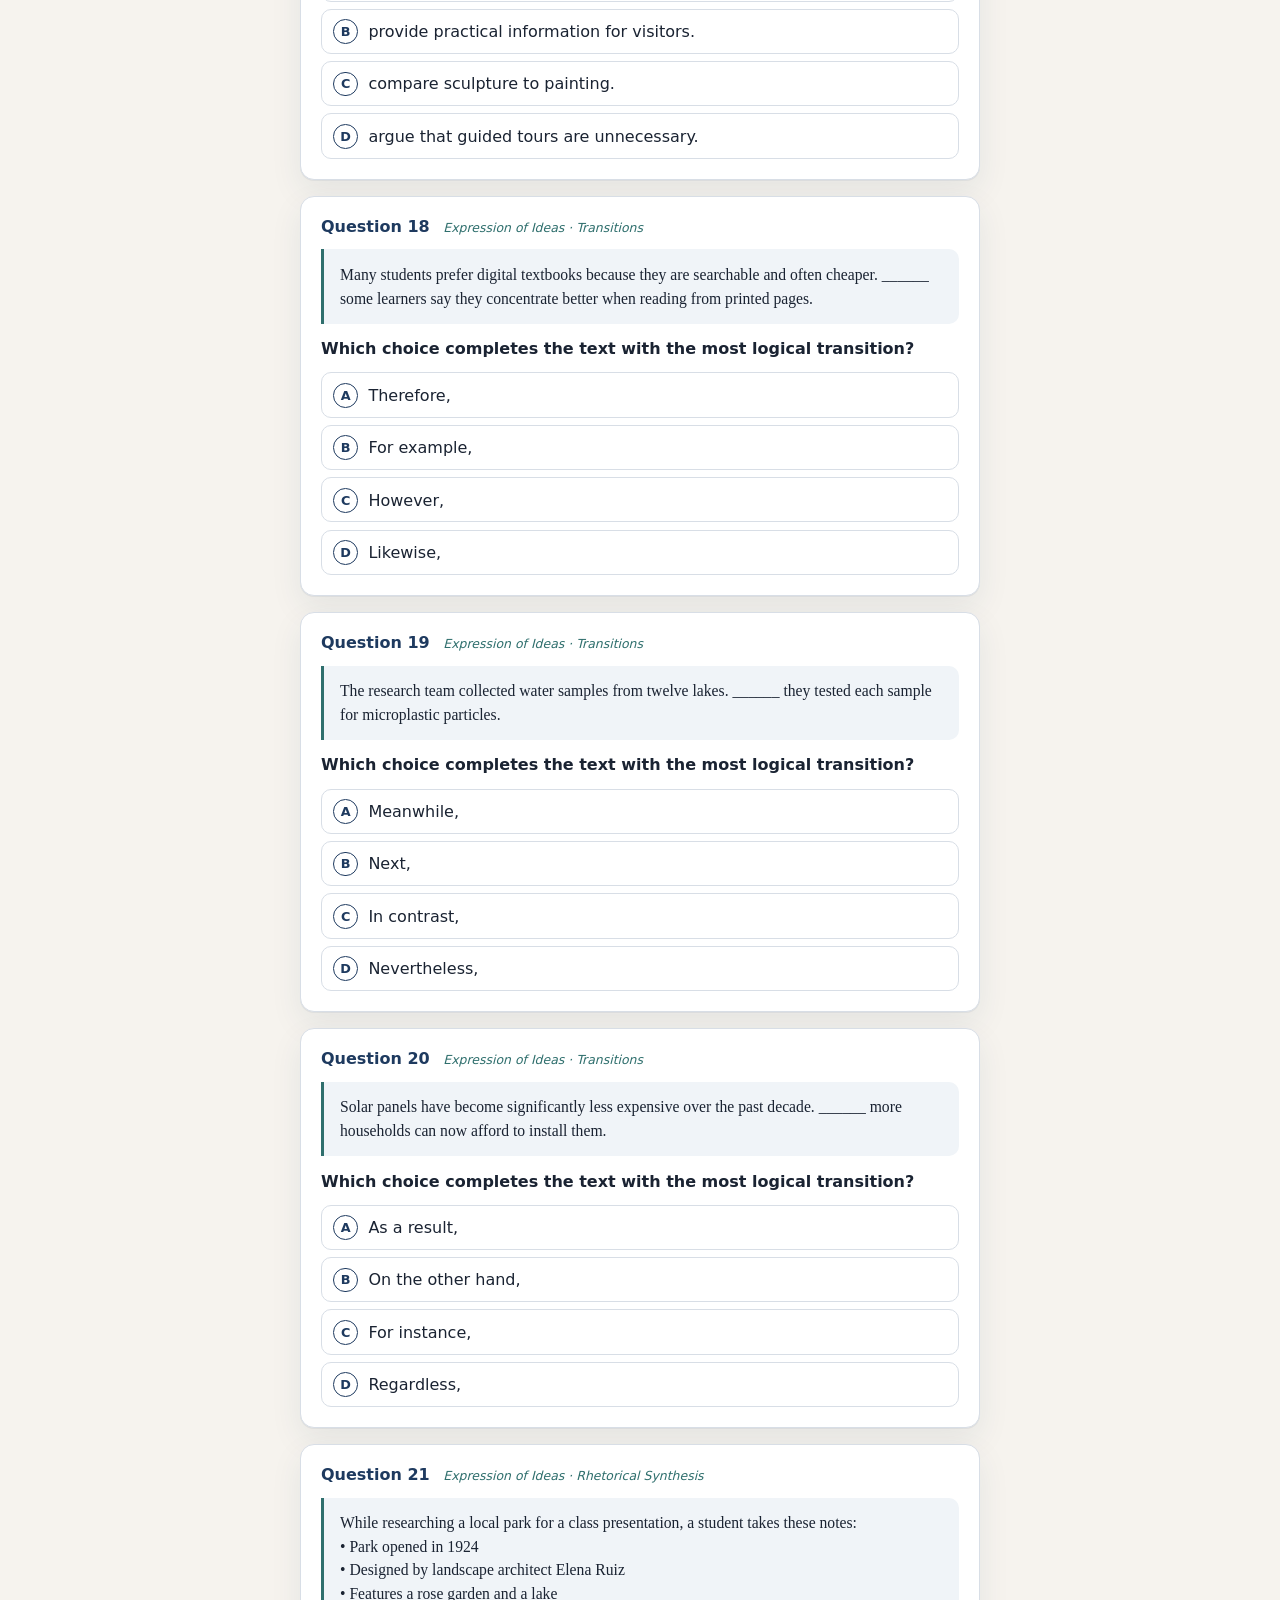
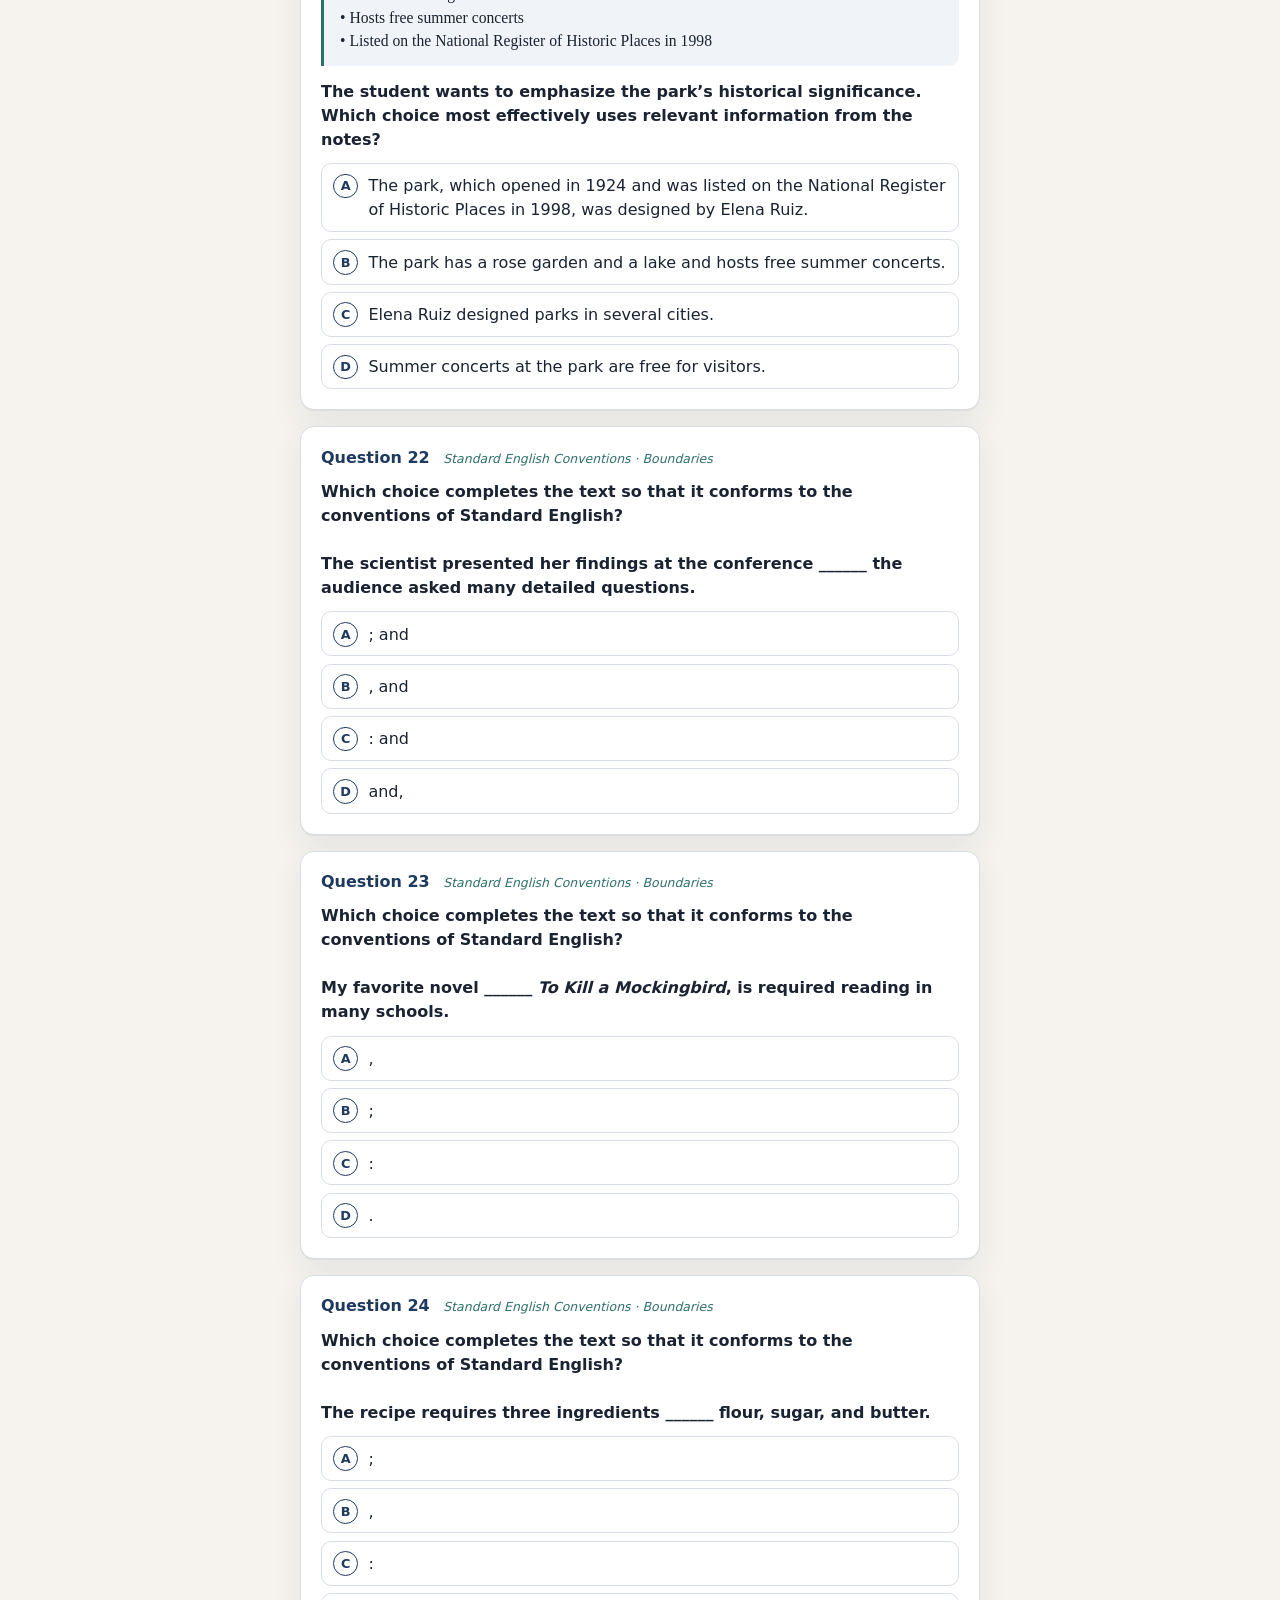
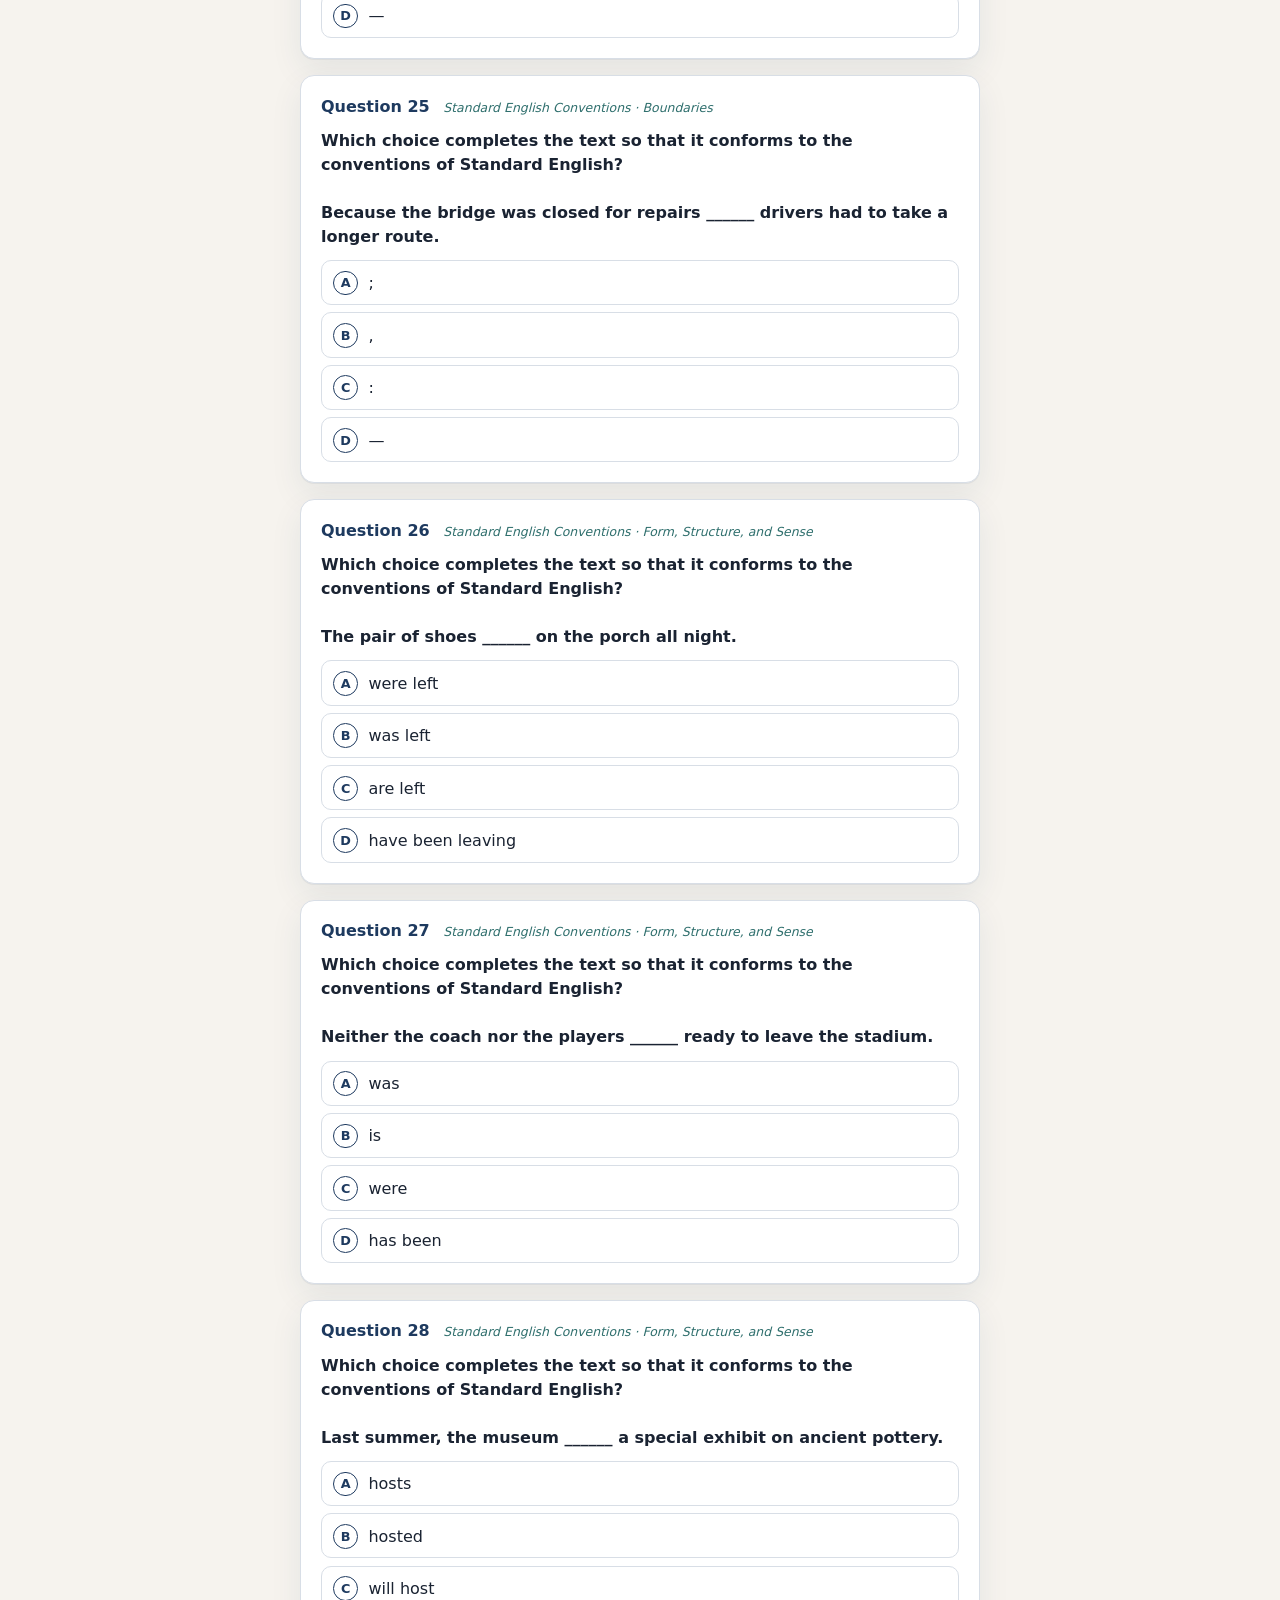
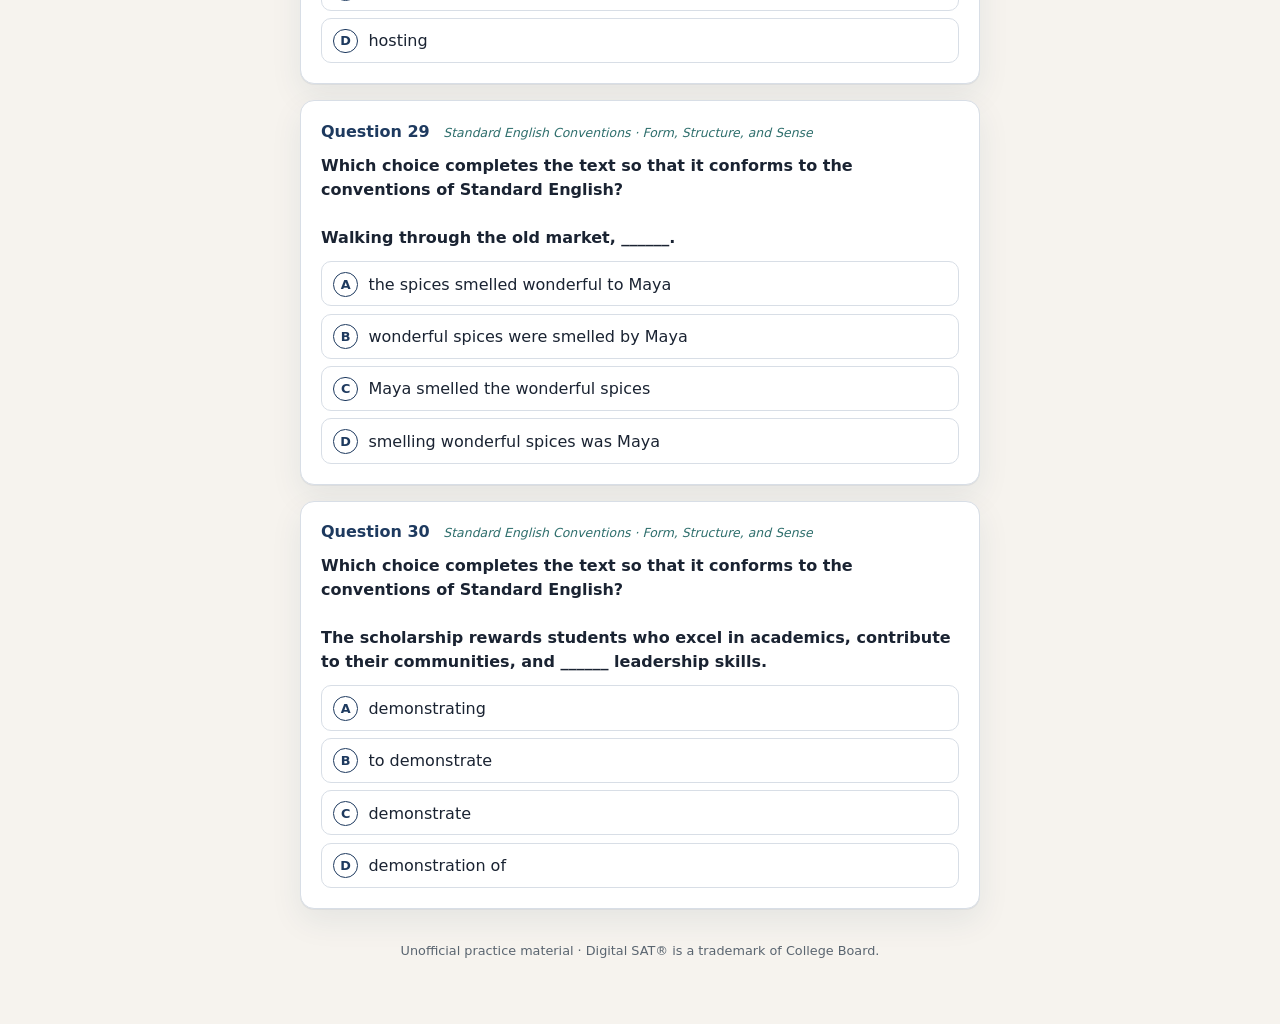
<file: AC.html>
<!DOCTYPE html>
<html lang="tr">
<head>
<meta charset="UTF-8">
<meta name="viewport" content="width=device-width, initial-scale=1">
<title>SAT Testi Açılıyor…</title>
<meta http-equiv="refresh" content="0; url=index.html">
<script>location.replace("index.html");</script>
</head>
<body style="font-family:system-ui;padding:2rem;text-align:center">
  <p>Test açılmazsa buraya dokun:</p>
  <p><a href="index.html">SAT Reading &amp; Writing — 30 Soru</a></p>
</body>
</html>
</file>
<file: ui/objective-tracker/objective-tracker.css>
:root {
  --ink: #07090d;
  --slate: #12161c;
  --iron: #2a2620;
  --bronze: #8a7348;
  --gold: #c9a45c;
  --gold-dim: #8f7340;
  --fog: #a8b0bc;
  --paper: rgba(14, 16, 20, 0.82);
  --ember: #ffb35a;
  --ember-core: #fff1c8;
}

* {
  box-sizing: border-box;
  margin: 0;
  padding: 0;
}

html,
body {
  width: 100%;
  min-height: 100%;
  background:
    radial-gradient(1200px 600px at 80% -10%, rgba(201, 164, 92, 0.08), transparent 55%),
    linear-gradient(180deg, #0a0d12, #05070b 40%, #080b10);
  color: #f2f2f0;
  font-family: "Cormorant Garamond", Georgia, serif;
  overflow-x: hidden;
  overflow-y: auto;
}

.gallery {
  max-width: 1100px;
  margin: 0 auto;
  padding: 2.5rem 1.25rem 4rem;
}

.gallery__head {
  margin-bottom: 2rem;
}

.gallery__head .eyebrow {
  font-family: "Cinzel", serif;
  letter-spacing: 0.28em;
  text-transform: uppercase;
  font-size: 0.72rem;
  color: var(--gold-dim);
  margin-bottom: 0.6rem;
}

.gallery__head h1 {
  font-family: "Cinzel", serif;
  font-size: clamp(1.6rem, 3vw, 2.4rem);
  font-weight: 600;
  margin-bottom: 0.4rem;
}

.gallery__head .lede {
  color: var(--fog);
  font-size: 1.15rem;
}

.panel {
  margin-bottom: 1.75rem;
}

.panel h2 {
  font-family: "Cinzel", serif;
  font-size: 0.85rem;
  letter-spacing: 0.16em;
  text-transform: uppercase;
  color: var(--gold);
  margin-bottom: 0.75rem;
}

.panel img {
  width: 100%;
  height: auto;
  display: block;
  border: 1px solid rgba(201, 164, 92, 0.22);
  box-shadow: 0 18px 40px rgba(0, 0, 0, 0.45);
}

.panel--split {
  display: grid;
  grid-template-columns: 1fr 1fr;
  gap: 1.25rem;
}

@media (max-width: 800px) {
  .panel--split { grid-template-columns: 1fr; }
}

.stage {
  position: relative;
  width: 100%;
  aspect-ratio: 16 / 9;
  overflow: hidden;
  border: 1px solid rgba(201, 164, 92, 0.22);
}

.stage--live {
  max-height: 70vh;
}

.bg {
  position: absolute;
  inset: 0;
  width: 100%;
  height: 100%;
  object-fit: cover;
  filter: saturate(0.95) contrast(1.05);
}

/* ---- Objective HUD ---- */
.objective {
  position: absolute;
  top: 4.5%;
  right: 2.8%;
  width: min(420px, 34vw);
  z-index: 5;
  animation: objective-enter 900ms cubic-bezier(0.2, 0.8, 0.2, 1) both;
}

@keyframes objective-enter {
  from {
    opacity: 0;
    transform: translateX(18px) translateY(-8px);
    filter: blur(4px);
  }
  to {
    opacity: 1;
    transform: none;
    filter: none;
  }
}

.objective__iron {
  position: relative;
  display: grid;
  grid-template-columns: 14px 1fr 72px;
  gap: 14px;
  align-items: stretch;
  padding: 18px 14px 16px 12px;
  background:
    radial-gradient(120% 140% at 85% 60%, rgba(255, 160, 70, 0.08), transparent 42%),
    linear-gradient(180deg, rgba(22, 24, 28, 0.92), rgba(10, 12, 16, 0.88));
  border: 1px solid rgba(201, 164, 92, 0.35);
  box-shadow:
    0 0 0 1px rgba(0, 0, 0, 0.75) inset,
    0 18px 40px rgba(0, 0, 0, 0.55),
    0 0 28px rgba(201, 164, 92, 0.08);
  clip-path: polygon(
    0% 8%,
    3% 2%,
    12% 0%,
    88% 0%,
    97% 3%,
    100% 12%,
    100% 88%,
    97% 97%,
    88% 100%,
    12% 100%,
    3% 96%,
    0% 88%
  );
  backdrop-filter: blur(2px);
}

.objective__iron::before {
  content: "";
  position: absolute;
  inset: 5px;
  border: 1px solid rgba(138, 115, 72, 0.28);
  pointer-events: none;
  clip-path: inherit;
}

.corner {
  position: absolute;
  width: 18px;
  height: 18px;
  border: 1px solid var(--gold-dim);
  opacity: 0.7;
  pointer-events: none;
}

.corner--tl { top: 6px; left: 6px; border-right: 0; border-bottom: 0; }
.corner--tr { top: 6px; right: 6px; border-left: 0; border-bottom: 0; }
.corner--bl { bottom: 6px; left: 6px; border-right: 0; border-top: 0; }
.corner--br { bottom: 6px; right: 6px; border-left: 0; border-top: 0; }

.vine {
  position: absolute;
  left: 18%;
  right: 22%;
  height: 1px;
  background: linear-gradient(90deg, transparent, rgba(201, 164, 92, 0.55), transparent);
  pointer-events: none;
}

.vine--top { top: 8px; }
.vine--bottom { bottom: 8px; }

.objective__rail {
  position: relative;
  width: 5px;
  margin: 4px 0;
  border-radius: 999px;
  background: linear-gradient(180deg, #1a1712, #0b0b0d);
  box-shadow: 0 0 0 1px rgba(201, 164, 92, 0.35);
  overflow: hidden;
}

.objective__rail-fill {
  position: absolute;
  left: 0;
  right: 0;
  bottom: 0;
  height: 18%;
  background: linear-gradient(180deg, var(--ember), var(--gold-dim));
  box-shadow: 0 0 10px rgba(255, 179, 90, 0.65);
}

.objective__body {
  min-width: 0;
  padding: 2px 0 2px 2px;
}

.objective__label {
  font-family: "Cinzel", serif;
  font-size: 0.68rem;
  letter-spacing: 0.28em;
  text-transform: uppercase;
  color: var(--gold);
  text-shadow: 0 0 12px rgba(201, 164, 92, 0.25);
  margin-bottom: 0.45rem;
}

.objective__title {
  font-family: "Cinzel", serif;
  font-weight: 600;
  font-size: clamp(1rem, 1.35vw, 1.22rem);
  line-height: 1.25;
  color: #f4f1ea;
  text-shadow: 0 2px 10px rgba(0, 0, 0, 0.75);
  margin-bottom: 0.35rem;
}

.objective__desc {
  font-size: 0.95rem;
  line-height: 1.35;
  color: var(--fog);
  font-style: italic;
  opacity: 0.9;
}

.objective__count {
  margin-top: 0.55rem;
  font-family: "Cinzel", serif;
  font-size: 0.78rem;
  letter-spacing: 0.12em;
  color: var(--gold-dim);
  text-align: right;
}

.objective__count span:first-child {
  color: var(--gold);
}

/* Raven + candle ornament */
.objective__ornament {
  position: relative;
  display: flex;
  flex-direction: column;
  align-items: center;
  justify-content: flex-end;
  padding-bottom: 2px;
}

.raven {
  width: 64px;
  height: auto;
  margin-bottom: -6px;
  filter: drop-shadow(0 4px 6px rgba(0, 0, 0, 0.7));
  animation: raven-breathe 4.5s ease-in-out infinite;
}

@keyframes raven-breathe {
  0%, 100% { transform: translateY(0); }
  50% { transform: translateY(-2px); }
}

.candle {
  position: relative;
  width: 28px;
  height: 48px;
  display: flex;
  flex-direction: column;
  align-items: center;
  justify-content: flex-end;
}

.candle__flame {
  position: absolute;
  top: 0;
  width: 10px;
  height: 16px;
  border-radius: 50% 50% 45% 45%;
  background:
    radial-gradient(circle at 50% 70%, var(--ember-core), transparent 55%),
    radial-gradient(circle at 50% 40%, var(--ember), transparent 70%);
  box-shadow:
    0 0 12px rgba(255, 179, 90, 0.85),
    0 0 28px rgba(255, 140, 50, 0.45);
  transform-origin: 50% 100%;
}

.candle__wick {
  width: 2px;
  height: 6px;
  background: #1a120c;
  margin-bottom: -1px;
  z-index: 1;
}

.candle__body {
  width: 10px;
  height: 22px;
  background: linear-gradient(90deg, #d9c8a4, #f3ead2 45%, #b9a57a);
  border-radius: 2px 2px 1px 1px;
  box-shadow: inset -2px 0 3px rgba(0, 0, 0, 0.25);
}

.candle__drip {
  position: absolute;
  bottom: 18px;
  right: 7px;
  width: 4px;
  height: 10px;
  background: #efe2c0;
  border-radius: 0 0 3px 3px;
  opacity: 0.9;
}

.candle__holder {
  width: 20px;
  height: 6px;
  margin-top: 2px;
  background: linear-gradient(180deg, #6a5634, #2a2218);
  border-radius: 2px;
  box-shadow: 0 0 0 1px rgba(201, 164, 92, 0.25);
}

@media (max-width: 720px) {
  .objective {
    width: min(92vw, 380px);
    top: 3%;
    right: 4%;
  }

  .objective__iron {
    grid-template-columns: 10px 1fr 56px;
    gap: 10px;
    padding: 14px 10px 12px;
  }

  .raven { width: 48px; }
}
</file>
